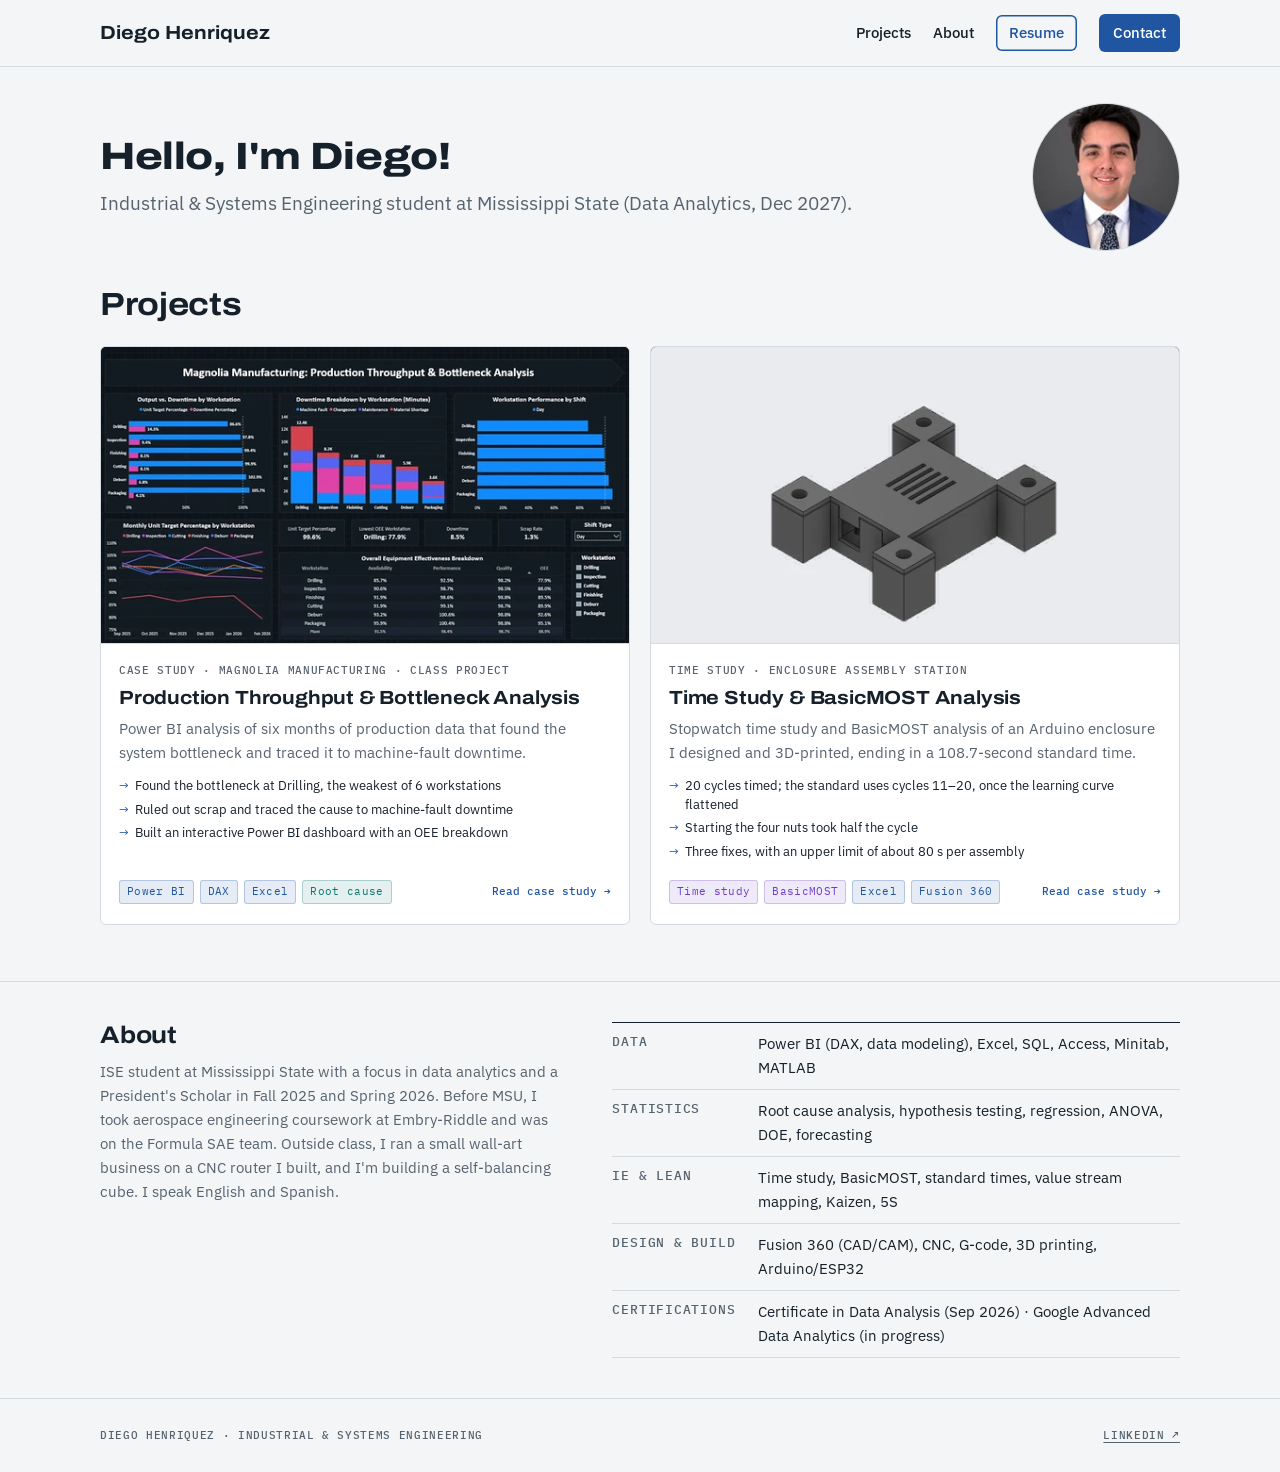
<file: index.html>
<!doctype html>
<html lang="en">
<head>
<!-- Google tag (gtag.js) -->
<script async src="https://www.googletagmanager.com/gtag/js?id=G-0T9WLMP7XD"></script>
<script>
  window.dataLayer = window.dataLayer || [];
  function gtag(){dataLayer.push(arguments);}
  gtag('js', new Date());
  gtag('config', 'G-0T9WLMP7XD');
</script>
<meta charset="utf-8">
<meta name="viewport" content="width=device-width, initial-scale=1, viewport-fit=cover">
<title>Diego Henriquez | Industrial &amp; Systems Engineering Portfolio</title>
<meta name="description" content="Portfolio of Diego Henriquez, an Industrial &amp; Systems Engineering student at Mississippi State University focused on data analytics and process improvement.">
<meta property="og:title" content="Diego Henriquez | Industrial &amp; Systems Engineering Portfolio">
<meta property="og:description" content="Portfolio of Diego Henriquez, an Industrial &amp; Systems Engineering student at Mississippi State University focused on data analytics and process improvement.">
<link rel="preconnect" href="https://fonts.googleapis.com">
<link rel="preconnect" href="https://fonts.gstatic.com" crossorigin>
<link rel="stylesheet" href="https://fonts.googleapis.com/css2?family=Archivo:wdth,wght@100..125,500..800&family=IBM+Plex+Mono:wght@400;500&family=IBM+Plex+Sans:ital,wght@0,400;0,500;0,600;1,400&display=swap">
<link rel="stylesheet" href="/assets/site.css?v=46307c40">
</head>
<body>
<header class="site-header">
  <div class="wrap">
    <a class="brand" href="#top">Diego Henriquez</a>
    <nav class="nav" aria-label="Main">
      <a href="#projects" class="hide-xs">Projects</a>
      <a href="#about" class="hide-sm">About</a>
      <a href="/assets/Diego_Henriquez_Resume.pdf" class="nav-ghost" target="_blank" rel="noopener">Resume</a>
      <a href="#contact" class="nav-cta" aria-haspopup="dialog">Contact</a>
    </nav>
  </div>
</header>
<main id="home">
  <div class="intro" id="top">
    <div class="wrap intro-grid">
      <div class="intro-copy">
        <h1 id="name-h">Hello, I'm Diego!</h1>
        <p class="lede"><span class="line">Industrial &amp; Systems Engineering student at Mississippi State (Data Analytics, Dec&nbsp;2027).</span></p>
      </div>
      <img class="avatar avatar-photo" src="/assets/img/diego-148.webp" srcset="/assets/img/diego-148.webp 148w, /assets/img/diego-296.webp 296w, /assets/img/diego-444.webp 444w" sizes="(max-width: 560px) 88px, 148px" width="148" height="148" alt="Diego Henriquez">
    </div>
  </div>

  <section class="block first" id="projects" aria-labelledby="projects-h">
    <div class="wrap">
      <div class="section-head">
        <h2 id="projects-h">Projects</h2>
      </div>
      <div class="projects cols-2">
        <a class="card" href="/projects/bottleneck-analysis/">
          <div class="thumb media"><img src="/assets/img/bottleneck-card-560.webp" srcset="/assets/img/bottleneck-card-560.webp 560w, /assets/img/bottleneck-card-1120.webp 1120w" sizes="(max-width: 640px) calc(100vw - 40px), 560px" alt="Power BI dashboard for the Magnolia Manufacturing bottleneck analysis" loading="lazy" decoding="async"><video src="/assets/video/bottleneck-card.mp4" muted loop playsinline preload="none" aria-hidden="true"></video></div>
          <div class="card-body">
            <div class="label">Case study · Magnolia Manufacturing · Class project</div>
            <h3>Production Throughput &amp; Bottleneck Analysis</h3>
            <p>Power BI analysis of six months of production data that found the system bottleneck and traced it to machine-fault downtime.</p>
            <ul class="facts"><li>Found the bottleneck at Drilling, the weakest of 6 workstations</li><li>Ruled out scrap and traced the cause to machine-fault downtime</li><li>Built an interactive Power BI dashboard with an OEE breakdown</li></ul>
            <div class="card-foot">
              <div class="tags"><span class="tag k-tool">Power BI</span><span class="tag k-tool">DAX</span><span class="tag k-tool">Excel</span><span class="tag k-analysis">Root cause</span></div>
              <span class="status">Read case study →</span>
            </div>
          </div>
        </a>
        <a class="card" href="/projects/time-study/">
          <div class="thumb media"><img src="/assets/img/ts-card-turn-560.webp" srcset="/assets/img/ts-card-turn-560.webp 560w, /assets/img/ts-card-turn-1120.webp 1120w" sizes="(max-width: 640px) calc(100vw - 40px), 560px" alt="Fusion 360 model of the enclosure turning while the cover lifts off and goes back on" loading="lazy" decoding="async"><video src="/assets/video/enclosure-turntable.mp4" muted loop playsinline preload="none" aria-hidden="true"></video></div>
          <div class="card-body">
            <div class="label">Time study · Enclosure assembly station</div>
            <h3>Time Study &amp; BasicMOST Analysis</h3>
            <p>Stopwatch time study and BasicMOST analysis of an Arduino enclosure I designed and 3D-printed, ending in a 108.7-second standard time.</p>
            <ul class="facts"><li>20 cycles timed; the standard uses cycles 11–20, once the learning curve flattened</li><li>Starting the four nuts took half the cycle</li><li>Three fixes, with an upper limit of about 80 s per assembly</li></ul>
            <div class="card-foot">
              <div class="tags"><span class="tag k-ie">Time study</span><span class="tag k-ie">BasicMOST</span><span class="tag k-tool">Excel</span><span class="tag k-tool">Fusion 360</span></div>
              <span class="status">Read case study →</span>
            </div>
          </div>
        </a>
      </div>
    </div>
  </section>

  <section class="block compact" id="about" aria-labelledby="about-h">
    <div class="wrap about-grid">
      <div class="about-copy">
        <h2 id="about-h">About</h2>
        <p>ISE student at Mississippi State with a focus in data analytics and a President's Scholar in Fall 2025 and Spring 2026. Before MSU, I took aerospace engineering coursework at Embry-Riddle and was on the Formula SAE team. Outside class, I ran a small wall-art business on a CNC router I built, and I'm building a self-balancing cube. I speak English and Spanish.</p>
      </div>
      <dl class="skills">
        <div><dt class="label">Data</dt><dd>Power BI (DAX, data modeling), Excel, SQL, Access, Minitab, MATLAB</dd></div>
        <div><dt class="label">Statistics</dt><dd>Root cause analysis, hypothesis testing, regression, ANOVA, DOE, forecasting</dd></div>
        <div><dt class="label">IE &amp; lean</dt><dd>Time study, BasicMOST, standard times, value stream mapping, Kaizen, 5S</dd></div>
        <div><dt class="label">Design &amp; build</dt><dd>Fusion 360 (CAD/CAM), CNC, G-code, 3D printing, Arduino/ESP32</dd></div>
        <div><dt class="label">Certifications</dt><dd>Certificate in Data Analysis (Sep 2026) · Google Advanced Data Analytics (in progress)</dd></div>
      </dl>
    </div>
  </section>

  <dialog class="contact-dlg" id="contact" aria-labelledby="contact-h">
    <button type="button" class="contact-close" aria-label="Close">✕</button>
    <div class="contact">
      <div>
        <h2 id="contact-h">Let's talk</h2>
        <p>Open to relocating anywhere in the U.S. Email is the best way to reach me.</p>
      </div>
      <div class="email-field">
        <span class="email-addr" id="email-addr">diegoh1548@gmail.com</span>
        <button type="button" class="copy-btn" id="copy-email" aria-label="Copy email address"><svg viewBox="0 0 24 24" width="18" height="18" fill="none" stroke="currentColor" stroke-width="1.9" stroke-linecap="round" stroke-linejoin="round" aria-hidden="true"><rect width="14" height="14" x="8" y="8" rx="2" ry="2"/><path d="M4 16c-1.1 0-2-.9-2-2V4c0-1.1.9-2 2-2h10c1.1 0 2 .9 2 2"/></svg><span class="copy-label">Copy</span></button>
      </div>
      <div class="contact-actions">
        <a class="cbtn cbtn-primary" href="mailto:diegoh1548@gmail.com"><svg viewBox="0 0 24 24" width="18" height="18" fill="none" stroke="currentColor" stroke-width="1.9" stroke-linecap="round" stroke-linejoin="round" aria-hidden="true"><rect width="20" height="16" x="2" y="4" rx="2"/><path d="m22 7-8.97 5.7a1.94 1.94 0 0 1-2.06 0L2 7"/></svg>Email me</a>
        <a class="cbtn cbtn-secondary" href="https://www.linkedin.com/in/diego-s-henriquez" target="_blank" rel="noopener"><svg viewBox="0 0 24 24" width="18" height="18" fill="none" stroke="currentColor" stroke-width="1.9" stroke-linecap="round" stroke-linejoin="round" aria-hidden="true"><path d="M15 3h6v6"/><path d="M10 14 21 3"/><path d="M18 13v6a2 2 0 0 1-2 2H5a2 2 0 0 1-2-2V8a2 2 0 0 1 2-2h3"/></svg>LinkedIn</a>
      </div>
    </div>
  </dialog>
</main>
<footer>
  <div class="wrap">
    <span class="label">Diego Henriquez · Industrial &amp; Systems Engineering</span>
    <a class="label" href="https://www.linkedin.com/in/diego-s-henriquez" target="_blank" rel="noopener">LinkedIn ↗</a>
  </div>
</footer>
<script src="/assets/site.js?v=23eb22f5"></script>
</body>
</html>
</file>
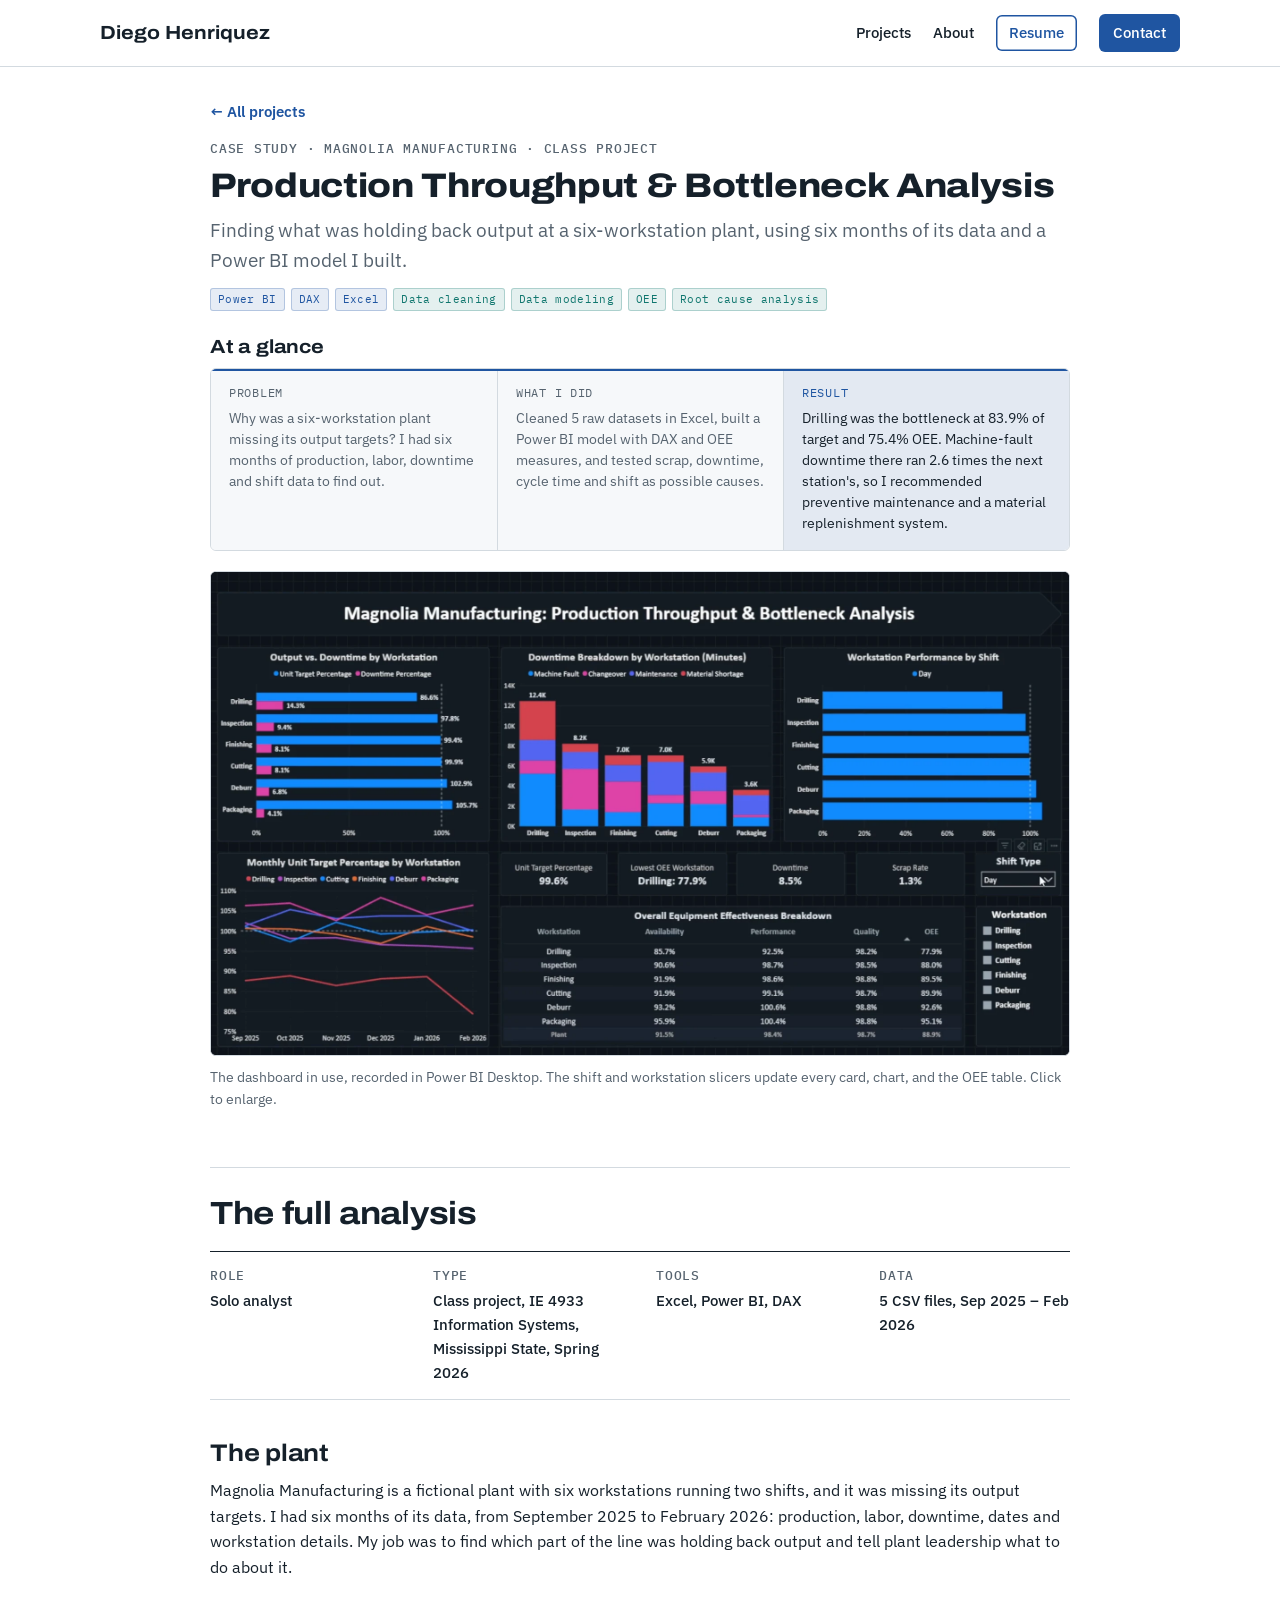
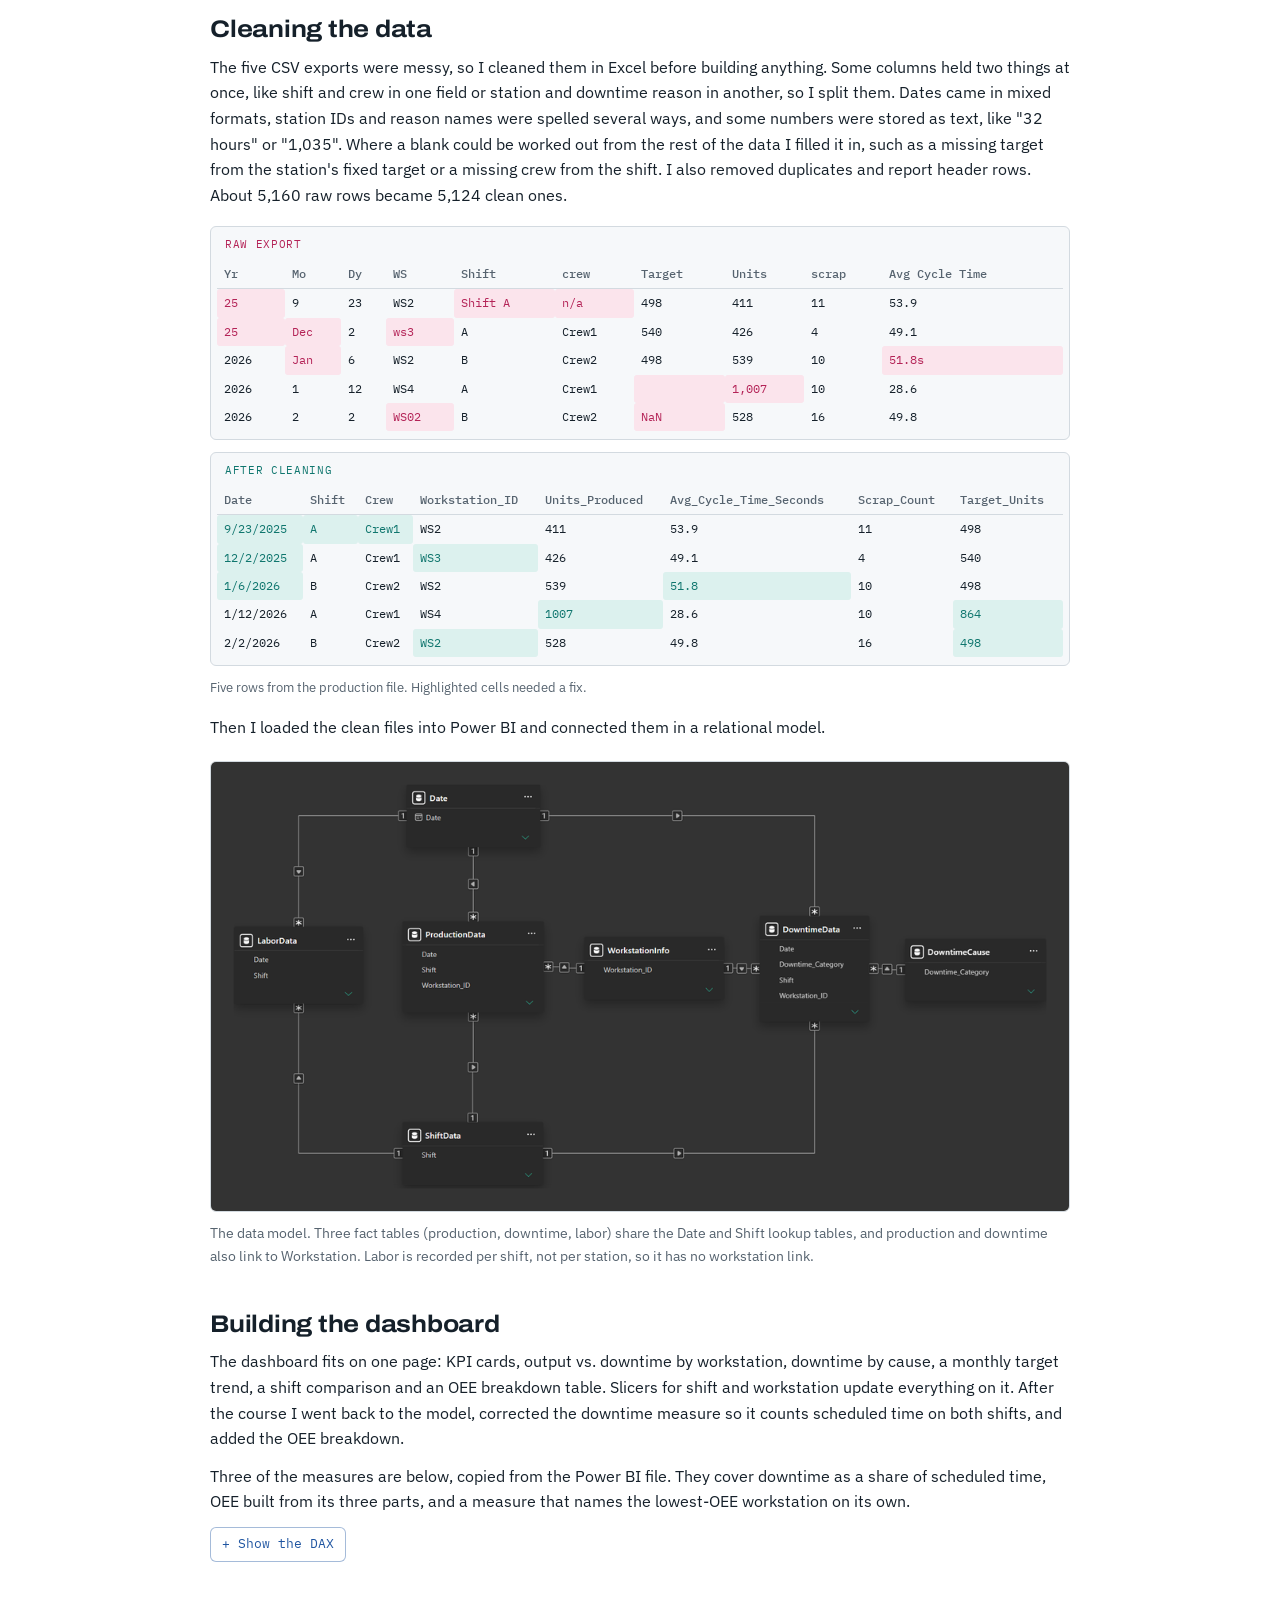
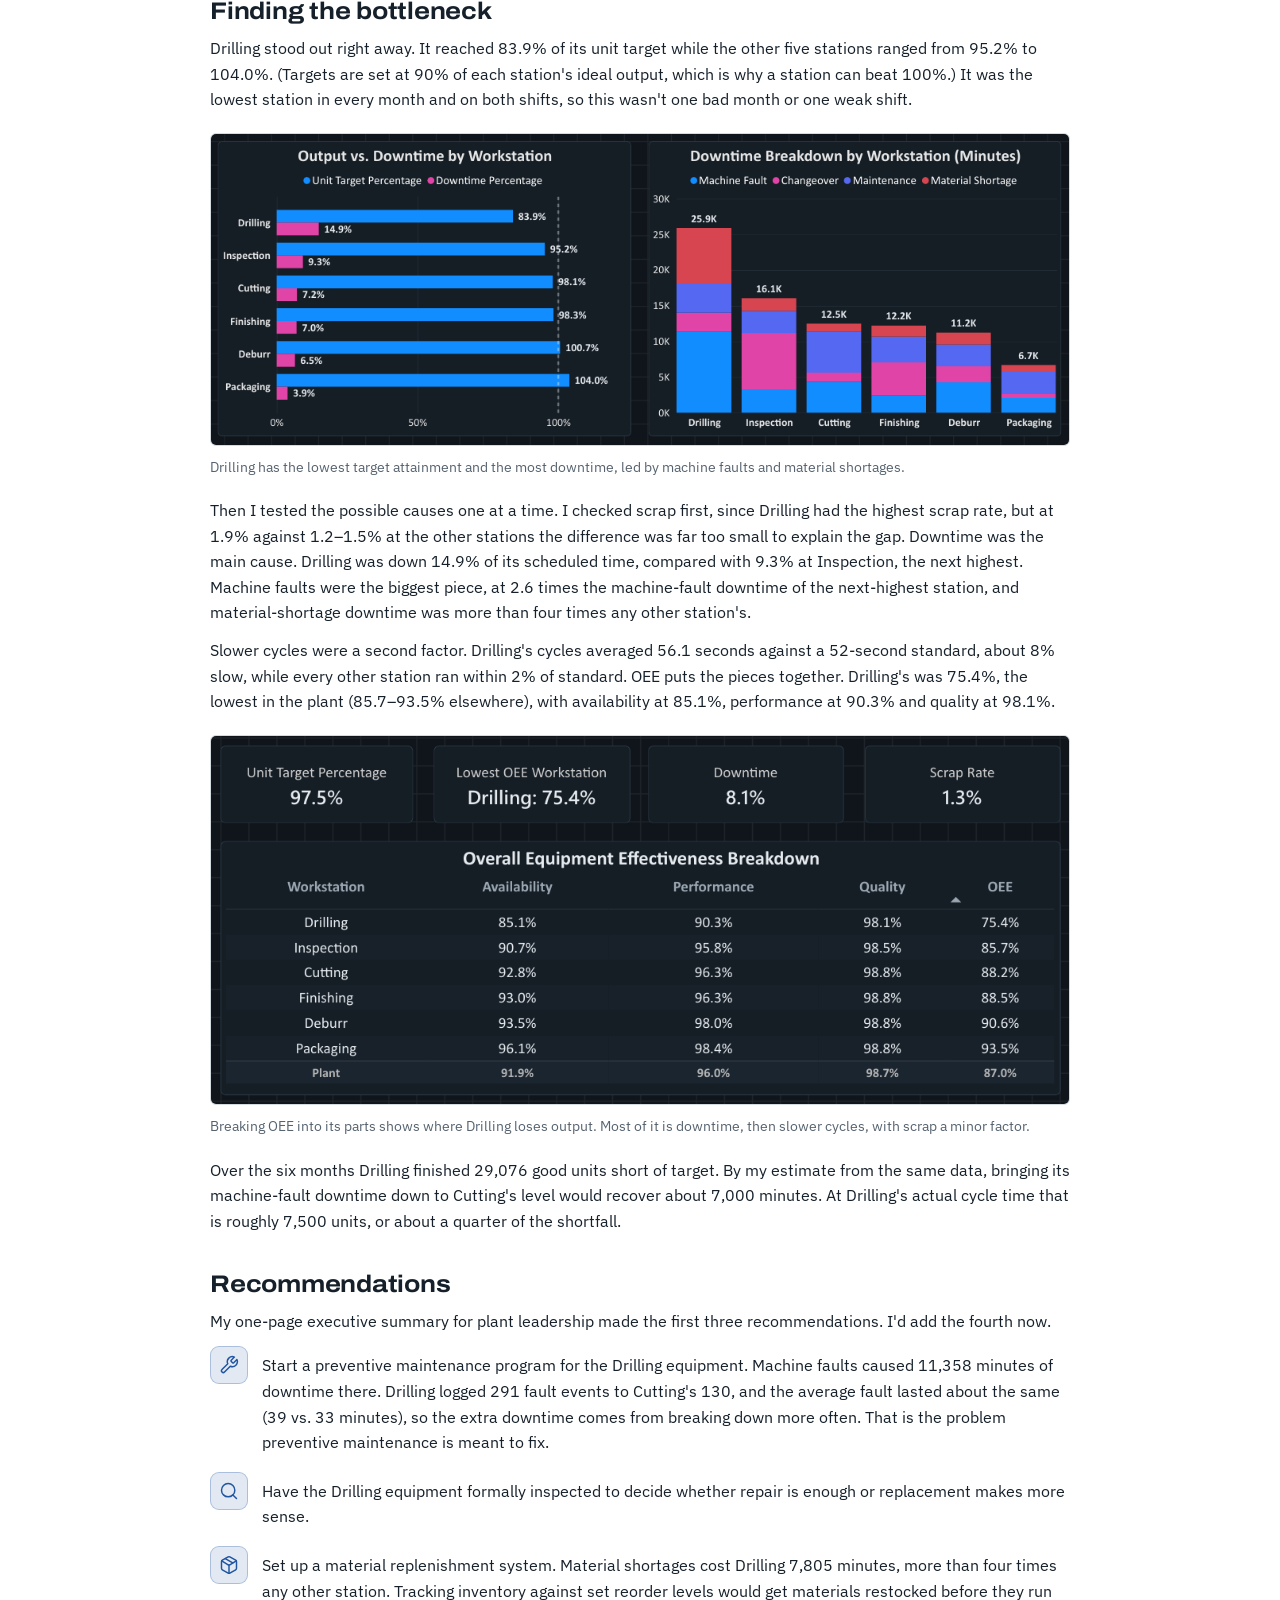
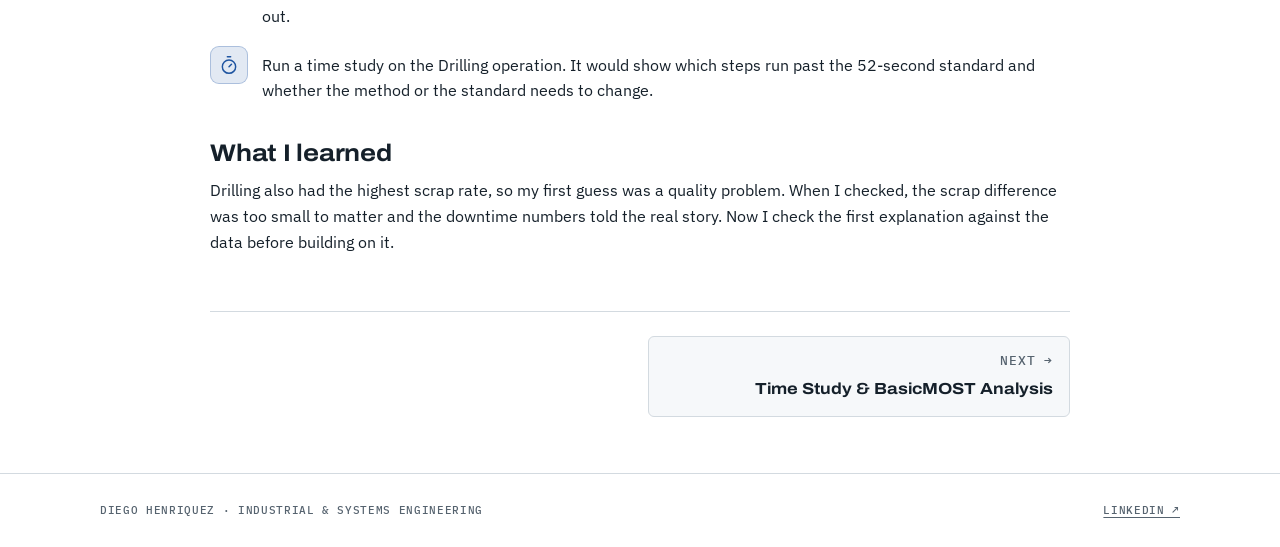
<file: projects/bottleneck-analysis/index.html>
<!doctype html>
<html lang="en">
<head>
<!-- Google tag (gtag.js) -->
<script async src="https://www.googletagmanager.com/gtag/js?id=G-0T9WLMP7XD"></script>
<script>
  window.dataLayer = window.dataLayer || [];
  function gtag(){dataLayer.push(arguments);}
  gtag('js', new Date());
  gtag('config', 'G-0T9WLMP7XD');
</script>
<meta charset="utf-8">
<meta name="viewport" content="width=device-width, initial-scale=1, viewport-fit=cover">
<title>Production Throughput &amp; Bottleneck Analysis | Diego Henriquez</title>
<meta name="description" content="A Power BI case study by Diego Henriquez that found the bottleneck in a six-workstation production system and traced it to machine-fault downtime.">
<meta property="og:title" content="Production Throughput &amp; Bottleneck Analysis | Diego Henriquez">
<meta property="og:description" content="A Power BI case study by Diego Henriquez that found the bottleneck in a six-workstation production system and traced it to machine-fault downtime.">
<link rel="preconnect" href="https://fonts.googleapis.com">
<link rel="preconnect" href="https://fonts.gstatic.com" crossorigin>
<link rel="stylesheet" href="https://fonts.googleapis.com/css2?family=Archivo:wdth,wght@100..125,500..800&family=IBM+Plex+Mono:wght@400;500&family=IBM+Plex+Sans:ital,wght@0,400;0,500;0,600;1,400&display=swap">
<link rel="stylesheet" href="/assets/site.css?v=46307c40">
</head>
<body>
<header class="site-header">
  <div class="wrap">
    <a class="brand" href="/">Diego Henriquez</a>
    <nav class="nav" aria-label="Main">
      <a href="/#projects" class="hide-xs">Projects</a>
      <a href="/#about" class="hide-sm">About</a>
      <a href="/assets/Diego_Henriquez_Resume.pdf" class="nav-ghost" target="_blank" rel="noopener">Resume</a>
      <a href="#contact" class="nav-cta" aria-haspopup="dialog">Contact</a>
    </nav>
  </div>
</header>
<main>
  <article class="case theme-light">
    <div class="wrap">
      <a class="back" href="/#projects">← All projects</a>

      <header class="case-head">
        <div class="label">Case study · Magnolia Manufacturing · Class project</div>
        <h1 class="one-line">Production Throughput &amp; Bottleneck Analysis</h1>
        <p class="lede">Finding what was holding back output at a six-workstation plant, using six months of its data and a Power BI model I built.</p>
        <div class="tags"><span class="tag k-tool">Power BI</span><span class="tag k-tool">DAX</span><span class="tag k-tool">Excel</span><span class="tag k-analysis">Data cleaning</span><span class="tag k-analysis">Data modeling</span><span class="tag k-analysis">OEE</span><span class="tag k-analysis">Root cause analysis</span></div>
      </header>

      <section class="star" aria-label="Project summary"><h2>At a glance</h2><div class="star-grid" style="--n:3"><div class="star-item" style="--i:0"><div class="star-k">Problem</div><p>Why was a six-workstation plant missing its output targets? I had six months of production, labor, downtime and shift data to find out.</p></div><div class="star-item" style="--i:1"><div class="star-k">What I did</div><p>Cleaned 5 raw datasets in Excel, built a Power BI model with DAX and OEE measures, and tested scrap, downtime, cycle time and shift as possible causes.</p></div><div class="star-item is-result" style="--i:2"><div class="star-k">Result</div><p>Drilling was the bottleneck at 83.9% of target and 75.4% OEE. Machine-fault downtime there ran 2.6 times the next station's, so I recommended preventive maintenance and a material replenishment system.</p></div></div></section>
      <figure class="figure"><div class="shot"><video src="/assets/video/bottleneck-dashboard-demo.mp4" poster="/assets/img/bottleneck-dashboard-demo-poster.webp" width="1920" height="1080" autoplay muted loop playsinline preload="metadata" aria-label="Screen recording of the Power BI dashboard: switching the shift filter, narrowing the workstation filter to Drilling and Inspection, and hovering over downtime bars to show tooltips"></video></div><figcaption>The dashboard in use, recorded in Power BI Desktop. The shift and workstation slicers update every card, chart, and the OEE table. Click to enlarge.</figcaption></figure>
      
      <h2 class="full-title">The full analysis</h2>

      <div class="case-body">
        <aside class="spec" aria-label="Project details">
          <dl><div><dt class="label">Role</dt><dd>Solo analyst</dd></div><div><dt class="label">Type</dt><dd>Class project, IE 4933 Information Systems, Mississippi State, Spring 2026</dd></div><div><dt class="label">Tools</dt><dd>Excel, Power BI, DAX</dd></div><div><dt class="label">Data</dt><dd>5 CSV files, Sep 2025 – Feb 2026</dd></div></dl>
        </aside>
        <div class="prose">
          <section>
            <h2>The plant</h2>
            <p>Magnolia Manufacturing is a fictional plant with six workstations running two shifts, and it was missing its output targets. I had six months of its data, from September 2025 to February 2026: production, labor, downtime, dates and workstation details. My job was to find which part of the line was holding back output and tell plant leadership what to do about it.</p>
          </section>
          <section>
            <h2>Cleaning the data</h2>
            <p>The five CSV exports were messy, so I cleaned them in Excel before building anything. Some columns held two things at once, like shift and crew in one field or station and downtime reason in another, so I split them. Dates came in mixed formats, station IDs and reason names were spelled several ways, and some numbers were stored as text, like &quot;32 hours&quot; or &quot;1,035&quot;. Where a blank could be worked out from the rest of the data I filled it in, such as a missing target from the station's fixed target or a missing crew from the shift. I also removed duplicates and report header rows. About 5,160 raw rows became 5,124 clean ones.</p><div class="before-after" aria-label="Five rows of raw production data and the same rows after cleaning"><div class="dt dt-raw"><div class="dt-cap">Raw export</div><div class="dt-scroll"><table><thead><tr><th>Yr</th><th>Mo</th><th>Dy</th><th>WS</th><th>Shift</th><th>crew</th><th>Target</th><th>Units</th><th>scrap</th><th>Avg Cycle Time</th></tr></thead><tbody><tr><td class="hl">25</td><td>9</td><td>23</td><td>WS2</td><td class="hl">Shift A</td><td class="hl">n/a</td><td>498</td><td>411</td><td>11</td><td>53.9</td></tr><tr><td class="hl">25</td><td class="hl">Dec</td><td>2</td><td class="hl">ws3</td><td>A</td><td>Crew1</td><td>540</td><td>426</td><td>4</td><td>49.1</td></tr><tr><td>2026</td><td class="hl">Jan</td><td>6</td><td>WS2</td><td>B</td><td>Crew2</td><td>498</td><td>539</td><td>10</td><td class="hl">51.8s</td></tr><tr><td>2026</td><td>1</td><td>12</td><td>WS4</td><td>A</td><td>Crew1</td><td class="hl" data-empty>&nbsp;</td><td class="hl">1,007</td><td>10</td><td>28.6</td></tr><tr><td>2026</td><td>2</td><td>2</td><td class="hl">WS02</td><td>B</td><td>Crew2</td><td class="hl">NaN</td><td>528</td><td>16</td><td>49.8</td></tr></tbody></table></div></div><div class="dt dt-clean"><div class="dt-cap">After cleaning</div><div class="dt-scroll"><table><thead><tr><th>Date</th><th>Shift</th><th>Crew</th><th>Workstation_ID</th><th>Units_Produced</th><th>Avg_Cycle_Time_Seconds</th><th>Scrap_Count</th><th>Target_Units</th></tr></thead><tbody><tr><td class="hl">9/23/2025</td><td class="hl">A</td><td class="hl">Crew1</td><td>WS2</td><td>411</td><td>53.9</td><td>11</td><td>498</td></tr><tr><td class="hl">12/2/2025</td><td>A</td><td>Crew1</td><td class="hl">WS3</td><td>426</td><td>49.1</td><td>4</td><td>540</td></tr><tr><td class="hl">1/6/2026</td><td>B</td><td>Crew2</td><td>WS2</td><td>539</td><td class="hl">51.8</td><td>10</td><td>498</td></tr><tr><td>1/12/2026</td><td>A</td><td>Crew1</td><td>WS4</td><td class="hl">1007</td><td>28.6</td><td>10</td><td class="hl">864</td></tr><tr><td>2/2/2026</td><td>B</td><td>Crew2</td><td class="hl">WS2</td><td>528</td><td>49.8</td><td>16</td><td class="hl">498</td></tr></tbody></table></div></div><p class="ba-note">Five rows from the production file. Highlighted cells needed a fix.</p></div><p>Then I loaded the clean files into Power BI and connected them in a relational model.</p><figure class="figure"><a class="shot" href="/assets/img/bn-model-1666.webp" target="_blank" rel="noopener" aria-label="Open full-size image"><img src="/assets/img/bn-model-1080.webp" srcset="/assets/img/bn-model-1080.webp 1080w, /assets/img/bn-model-1666.webp 1666w" sizes="(min-width: 1120px) 1080px, calc(100vw - 40px)" width="1080" height="566" alt="Power BI model view: ProductionData, DowntimeData, and LaborData connected to Date, ShiftData, WorkstationInfo, and DowntimeCause lookup tables" loading="lazy" decoding="async"></a><figcaption>The data model. Three fact tables (production, downtime, labor) share the Date and Shift lookup tables, and production and downtime also link to Workstation. Labor is recorded per shift, not per station, so it has no workstation link.</figcaption></figure>
          </section>
          <section>
            <h2>Building the dashboard</h2>
            <p>The dashboard fits on one page: KPI cards, output vs. downtime by workstation, downtime by cause, a monthly target trend, a shift comparison and an OEE breakdown table. Slicers for shift and workstation update everything on it. After the course I went back to the model, corrected the downtime measure so it counts scheduled time on both shifts, and added the OEE breakdown.</p><p>Three of the measures are below, copied from the Power BI file. They cover downtime as a share of scheduled time, OEE built from its three parts, and a measure that names the lowest-OEE workstation on its own.</p><details class="dax-toggle"><summary>Show the DAX</summary><h3>Downtime % of scheduled time</h3><p>Each production row is one workstation on one 8-hour shift, so scheduled minutes are the row count times 480. Downtime is measured against that.</p><div class="dax"><pre><code>Scheduled_Min = <span class="dx-f">COUNTROWS</span> ( ProductionData ) * <span class="dx-n">480</span>

Downtime % = <span class="dx-f">DIVIDE</span> ( <span class="dx-m">[Total_Downtime_Min]</span>, <span class="dx-m">[Scheduled_Min]</span> )</code></pre></div><h3>OEE from its three parts</h3><p>Availability is run time over scheduled time. Performance compares the ideal run time at each station's standard cycle time with the time it actually ran. Quality is good units over total units. OEE multiplies the three, so a low score can be traced back to the part that pulled it down.</p><div class="dax"><pre><code>Availability = <span class="dx-f">DIVIDE</span> ( <span class="dx-m">[Scheduled_Min]</span> - <span class="dx-m">[Total_Downtime_Min]</span>, <span class="dx-m">[Scheduled_Min]</span> )

Performance =
<span class="dx-f">DIVIDE</span> (
    <span class="dx-f">SUMX</span> (
        ProductionData,
        <span class="dx-col">ProductionData[Units_Produced]</span>
            * <span class="dx-f">RELATED</span> ( <span class="dx-col">WorkstationInfo[Standard_Cycle_Time_Seconds]</span> )
    ) / <span class="dx-n">60</span>,
    <span class="dx-m">[Scheduled_Min]</span> - <span class="dx-m">[Total_Downtime_Min]</span>
)

Quality = <span class="dx-f">DIVIDE</span> ( <span class="dx-f">SUM</span> ( <span class="dx-col">ProductionData[Good_Units]</span> ), <span class="dx-m">[Total_Units_Produced]</span> )

OEE = <span class="dx-m">[Availability]</span> * <span class="dx-m">[Performance]</span> * <span class="dx-m">[Quality]</span></code></pre></div><h3>Finding the bottleneck automatically</h3><p>Scores every workstation's OEE in the current filter context and returns the lowest, so the KPI card names the constraint on its own and updates when you filter by shift.</p><div class="dax"><pre><code>Lowest OEE Station =
<span class="dx-k">VAR</span> t = <span class="dx-f">ADDCOLUMNS</span> ( <span class="dx-f">VALUES</span> ( <span class="dx-col">WorkstationInfo[Process_Name]</span> ), <span class="dx-s">&quot;@oee&quot;</span>, <span class="dx-m">[OEE]</span> )
<span class="dx-k">VAR</span> worst = <span class="dx-f">TOPN</span> ( <span class="dx-n">1</span>, t, <span class="dx-m">[@oee]</span>, <span class="dx-k">ASC</span> )
<span class="dx-k">RETURN</span> <span class="dx-f">MAXX</span> ( worst, <span class="dx-col">WorkstationInfo[Process_Name]</span> &amp; <span class="dx-s">&quot;: &quot;</span> &amp; <span class="dx-f">FORMAT</span> ( <span class="dx-m">[@oee]</span>, <span class="dx-s">&quot;0.0%&quot;</span> ) )</code></pre></div></details>
          </section>
          <section>
            <h2>Finding the bottleneck</h2>
            <p>Drilling stood out right away. It reached 83.9% of its unit target while the other five stations ranged from 95.2% to 104.0%. (Targets are set at 90% of each station's ideal output, which is why a station can beat 100%.) It was the lowest station in every month and on both shifts, so this wasn't one bad month or one weak shift.</p><figure class="figure wide"><a class="shot" href="/assets/img/bn-target-downtime-2160.webp" target="_blank" rel="noopener" aria-label="Open full-size image"><img src="/assets/img/bn-target-downtime-1080.webp" srcset="/assets/img/bn-target-downtime-1080.webp 1080w, /assets/img/bn-target-downtime-2160.webp 2160w" sizes="(min-width: 1120px) 1080px, calc(100vw - 40px)" width="1080" height="391" alt="Bar chart of unit target attainment and downtime percentage by workstation, next to stacked columns of downtime minutes by cause" loading="lazy" decoding="async"></a><figcaption>Drilling has the lowest target attainment and the most downtime, led by machine faults and material shortages.</figcaption></figure><p>Then I tested the possible causes one at a time. I checked scrap first, since Drilling had the highest scrap rate, but at 1.9% against 1.2–1.5% at the other stations the difference was far too small to explain the gap. Downtime was the main cause. Drilling was down 14.9% of its scheduled time, compared with 9.3% at Inspection, the next highest. Machine faults were the biggest piece, at 2.6 times the machine-fault downtime of the next-highest station, and material-shortage downtime was more than four times any other station's.</p><p>Slower cycles were a second factor. Drilling's cycles averaged 56.1 seconds against a 52-second standard, about 8% slow, while every other station ran within 2% of standard. OEE puts the pieces together. Drilling's was 75.4%, the lowest in the plant (85.7–93.5% elsewhere), with availability at 85.1%, performance at 90.3% and quality at 98.1%.</p><figure class="figure wide"><a class="shot" href="/assets/img/bn-oee-2160.webp" target="_blank" rel="noopener" aria-label="Open full-size image"><img src="/assets/img/bn-oee-1080.webp" srcset="/assets/img/bn-oee-1080.webp 1080w, /assets/img/bn-oee-2160.webp 2160w" sizes="(min-width: 1120px) 1080px, calc(100vw - 40px)" width="1080" height="464" alt="KPI cards and a table of availability, performance, quality, and OEE for each workstation" loading="lazy" decoding="async"></a><figcaption>Breaking OEE into its parts shows where Drilling loses output. Most of it is downtime, then slower cycles, with scrap a minor factor.</figcaption></figure><p>Over the six months Drilling finished 29,076 good units short of target. By my estimate from the same data, bringing its machine-fault downtime down to Cutting's level would recover about 7,000 minutes. At Drilling's actual cycle time that is roughly 7,500 units, or about a quarter of the shortfall.</p>
          </section>
          <section>
            <h2>Recommendations</h2>
            <p>My one-page executive summary for plant leadership made the first three recommendations. I'd add the fourth now.</p><ul class="icon-list"><li><span class="il-ic"><svg viewBox="0 0 24 24" width="20" height="20" fill="none" stroke="currentColor" stroke-width="1.75" stroke-linecap="round" stroke-linejoin="round" aria-hidden="true"><path d="M14.7 6.3a1 1 0 0 0 0 1.4l1.6 1.6a1 1 0 0 0 1.4 0l3.77-3.77a6 6 0 0 1-7.94 7.94l-6.91 6.91a2.12 2.12 0 0 1-3-3l6.91-6.91a6 6 0 0 1 7.94-7.94l-3.76 3.76z"/></svg></span><div>Start a preventive maintenance program for the Drilling equipment. Machine faults caused 11,358 minutes of downtime there. Drilling logged 291 fault events to Cutting's 130, and the average fault lasted about the same (39 vs. 33 minutes), so the extra downtime comes from breaking down more often. That is the problem preventive maintenance is meant to fix.</div></li><li><span class="il-ic"><svg viewBox="0 0 24 24" width="20" height="20" fill="none" stroke="currentColor" stroke-width="1.75" stroke-linecap="round" stroke-linejoin="round" aria-hidden="true"><circle cx="11" cy="11" r="8"/><path d="m21 21-4.3-4.3"/></svg></span><div>Have the Drilling equipment formally inspected to decide whether repair is enough or replacement makes more sense.</div></li><li><span class="il-ic"><svg viewBox="0 0 24 24" width="20" height="20" fill="none" stroke="currentColor" stroke-width="1.75" stroke-linecap="round" stroke-linejoin="round" aria-hidden="true"><path d="M11 21.73a2 2 0 0 0 2 0l7-4A2 2 0 0 0 21 16V8a2 2 0 0 0-1-1.73l-7-4a2 2 0 0 0-2 0l-7 4A2 2 0 0 0 3 8v8a2 2 0 0 0 1 1.73z"/><path d="M12 22V12"/><path d="m3.3 7 7.703 4.734a2 2 0 0 0 1.994 0L20.7 7"/><path d="m7.5 4.27 9 5.15"/></svg></span><div>Set up a material replenishment system. Material shortages cost Drilling 7,805 minutes, more than four times any other station. Tracking inventory against set reorder levels would get materials restocked before they run out.</div></li><li><span class="il-ic"><svg viewBox="0 0 24 24" width="20" height="20" fill="none" stroke="currentColor" stroke-width="1.75" stroke-linecap="round" stroke-linejoin="round" aria-hidden="true"><line x1="10" x2="14" y1="2" y2="2"/><line x1="12" x2="15" y1="14" y2="11"/><circle cx="12" cy="14" r="8"/></svg></span><div>Run a time study on the Drilling operation. It would show which steps run past the 52-second standard and whether the method or the standard needs to change.</div></li></ul>
          </section>
          <section>
            <h2>What I learned</h2>
            <p>Drilling also had the highest scrap rate, so my first guess was a quality problem. When I checked, the scrap difference was too small to matter and the downtime numbers told the real story. Now I check the first explanation against the data before building on it.</p>
          </section>
        </div>
      </div>

      <nav class="pager" aria-label="More projects"><a class="next" href="/projects/time-study/"><span class="label">Next →</span><span class="pager-title">Time Study &amp; BasicMOST Analysis</span></a></nav>
    </div>
  </article>

  <dialog class="contact-dlg" id="contact" aria-labelledby="contact-h">
    <button type="button" class="contact-close" aria-label="Close">✕</button>
    <div class="contact">
      <div>
        <h2 id="contact-h">Let's talk</h2>
        <p>Open to relocating anywhere in the U.S. Email is the best way to reach me.</p>
      </div>
      <div class="email-field">
        <span class="email-addr" id="email-addr">diegoh1548@gmail.com</span>
        <button type="button" class="copy-btn" id="copy-email" aria-label="Copy email address"><svg viewBox="0 0 24 24" width="18" height="18" fill="none" stroke="currentColor" stroke-width="1.9" stroke-linecap="round" stroke-linejoin="round" aria-hidden="true"><rect width="14" height="14" x="8" y="8" rx="2" ry="2"/><path d="M4 16c-1.1 0-2-.9-2-2V4c0-1.1.9-2 2-2h10c1.1 0 2 .9 2 2"/></svg><span class="copy-label">Copy</span></button>
      </div>
      <div class="contact-actions">
        <a class="cbtn cbtn-primary" href="mailto:diegoh1548@gmail.com"><svg viewBox="0 0 24 24" width="18" height="18" fill="none" stroke="currentColor" stroke-width="1.9" stroke-linecap="round" stroke-linejoin="round" aria-hidden="true"><rect width="20" height="16" x="2" y="4" rx="2"/><path d="m22 7-8.97 5.7a1.94 1.94 0 0 1-2.06 0L2 7"/></svg>Email me</a>
        <a class="cbtn cbtn-secondary" href="https://www.linkedin.com/in/diego-s-henriquez" target="_blank" rel="noopener"><svg viewBox="0 0 24 24" width="18" height="18" fill="none" stroke="currentColor" stroke-width="1.9" stroke-linecap="round" stroke-linejoin="round" aria-hidden="true"><path d="M15 3h6v6"/><path d="M10 14 21 3"/><path d="M18 13v6a2 2 0 0 1-2 2H5a2 2 0 0 1-2-2V8a2 2 0 0 1 2-2h3"/></svg>LinkedIn</a>
      </div>
    </div>
  </dialog>
</main>
<footer>
  <div class="wrap">
    <span class="label">Diego Henriquez · Industrial &amp; Systems Engineering</span>
    <a class="label" href="https://www.linkedin.com/in/diego-s-henriquez" target="_blank" rel="noopener">LinkedIn ↗</a>
  </div>
</footer>
<script src="/assets/site.js?v=23eb22f5"></script>
</body>
</html>
</file>
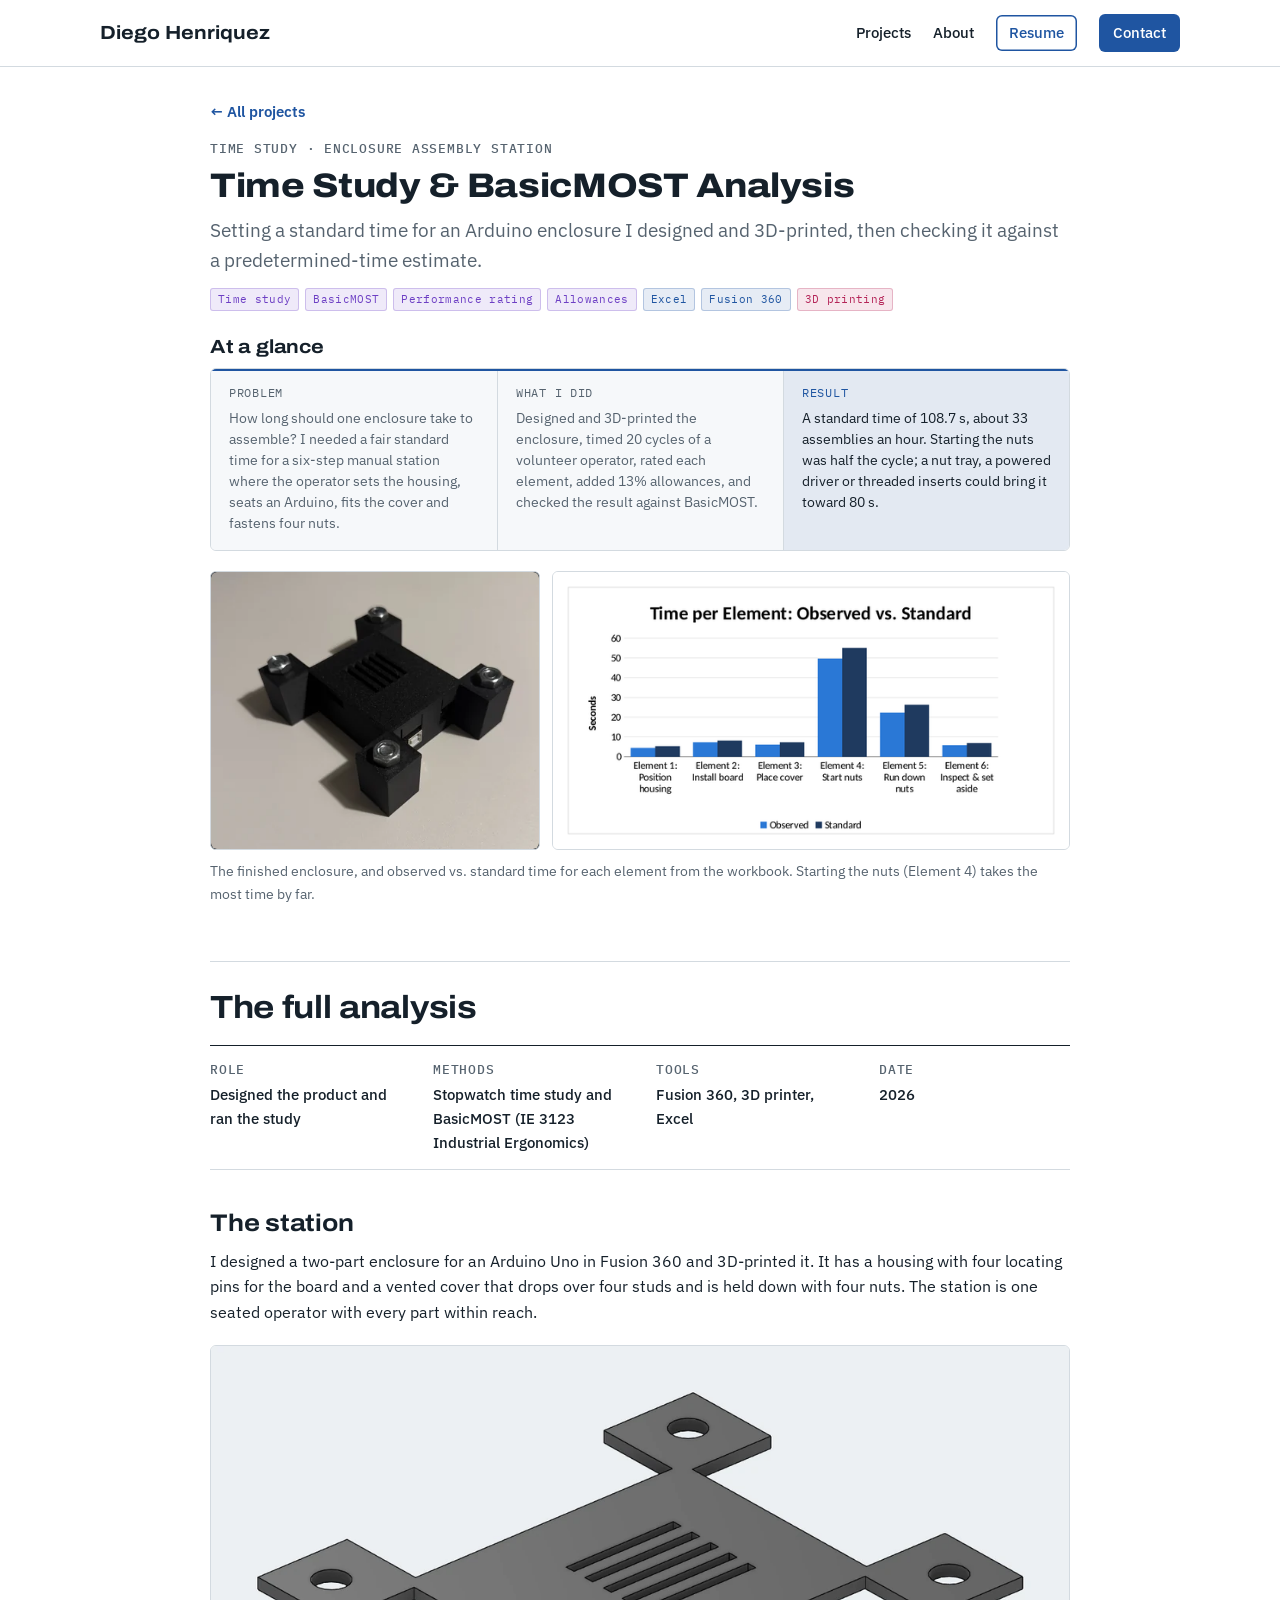
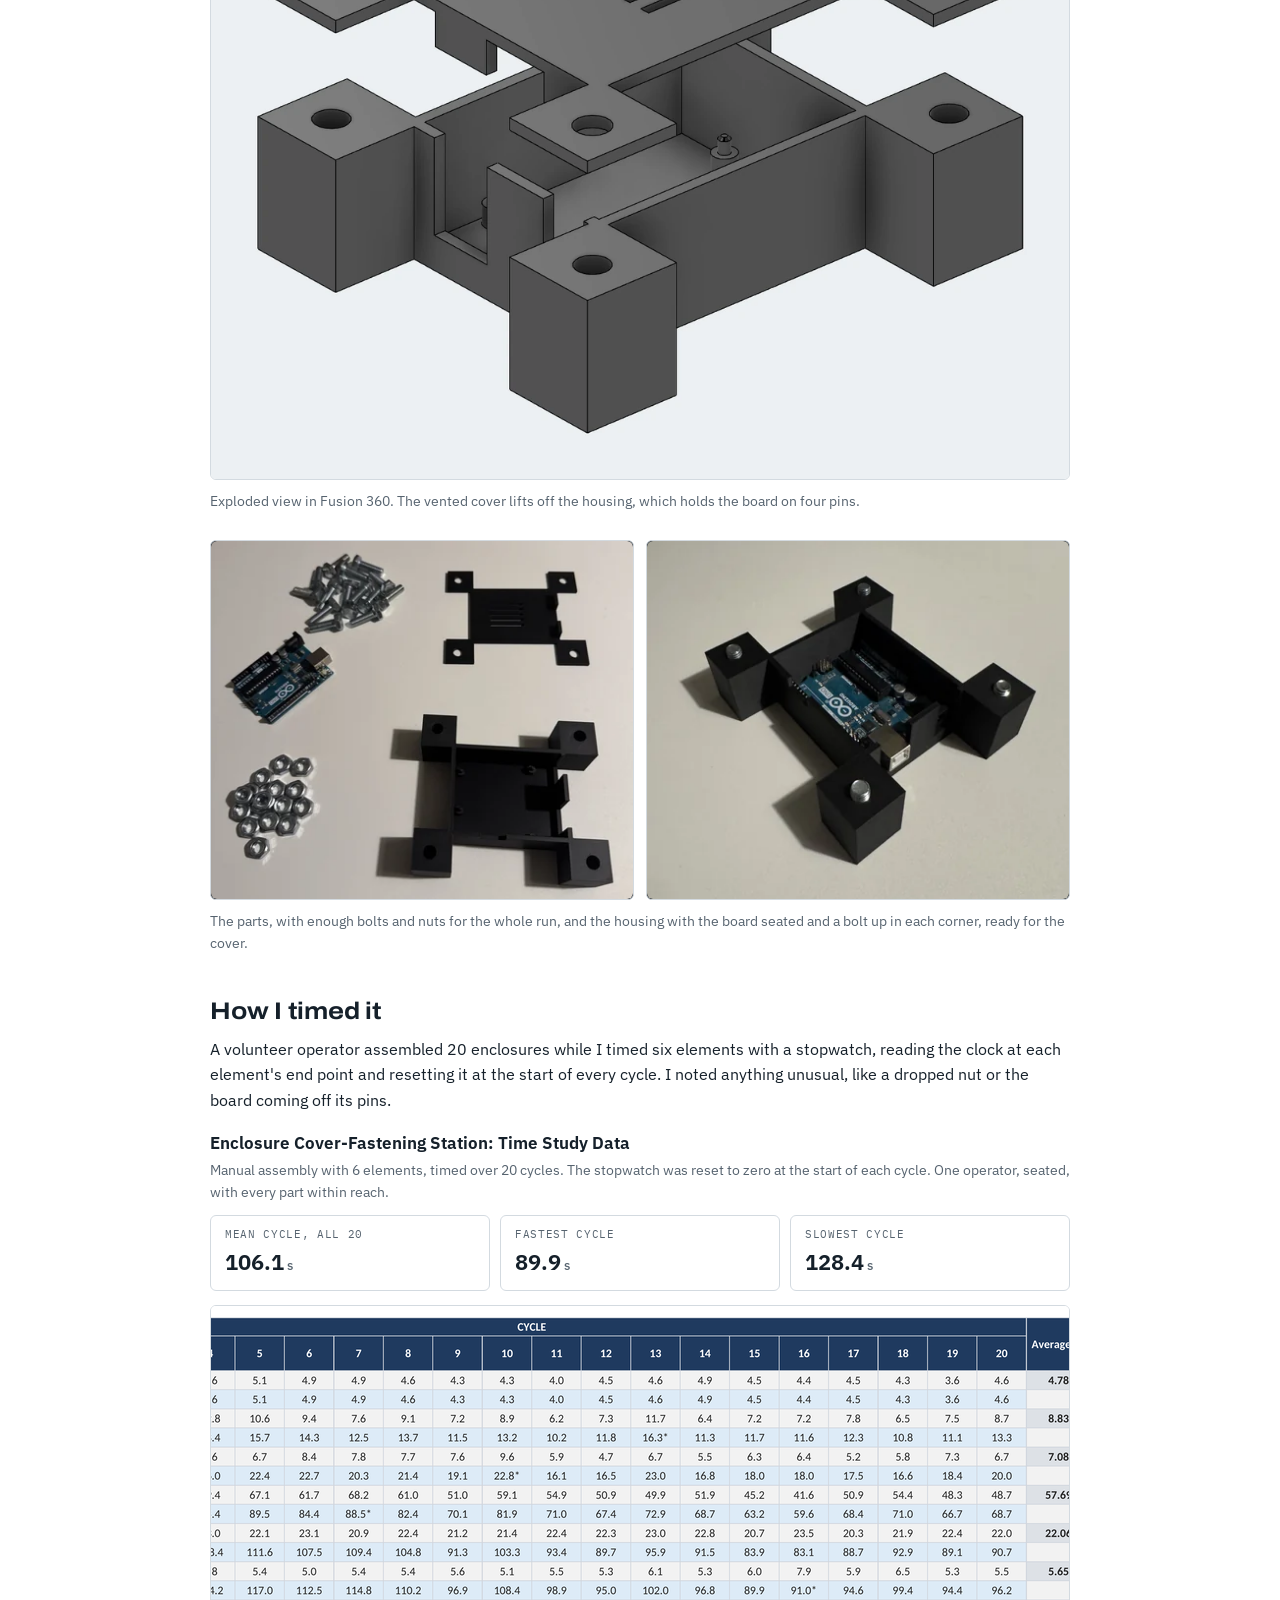
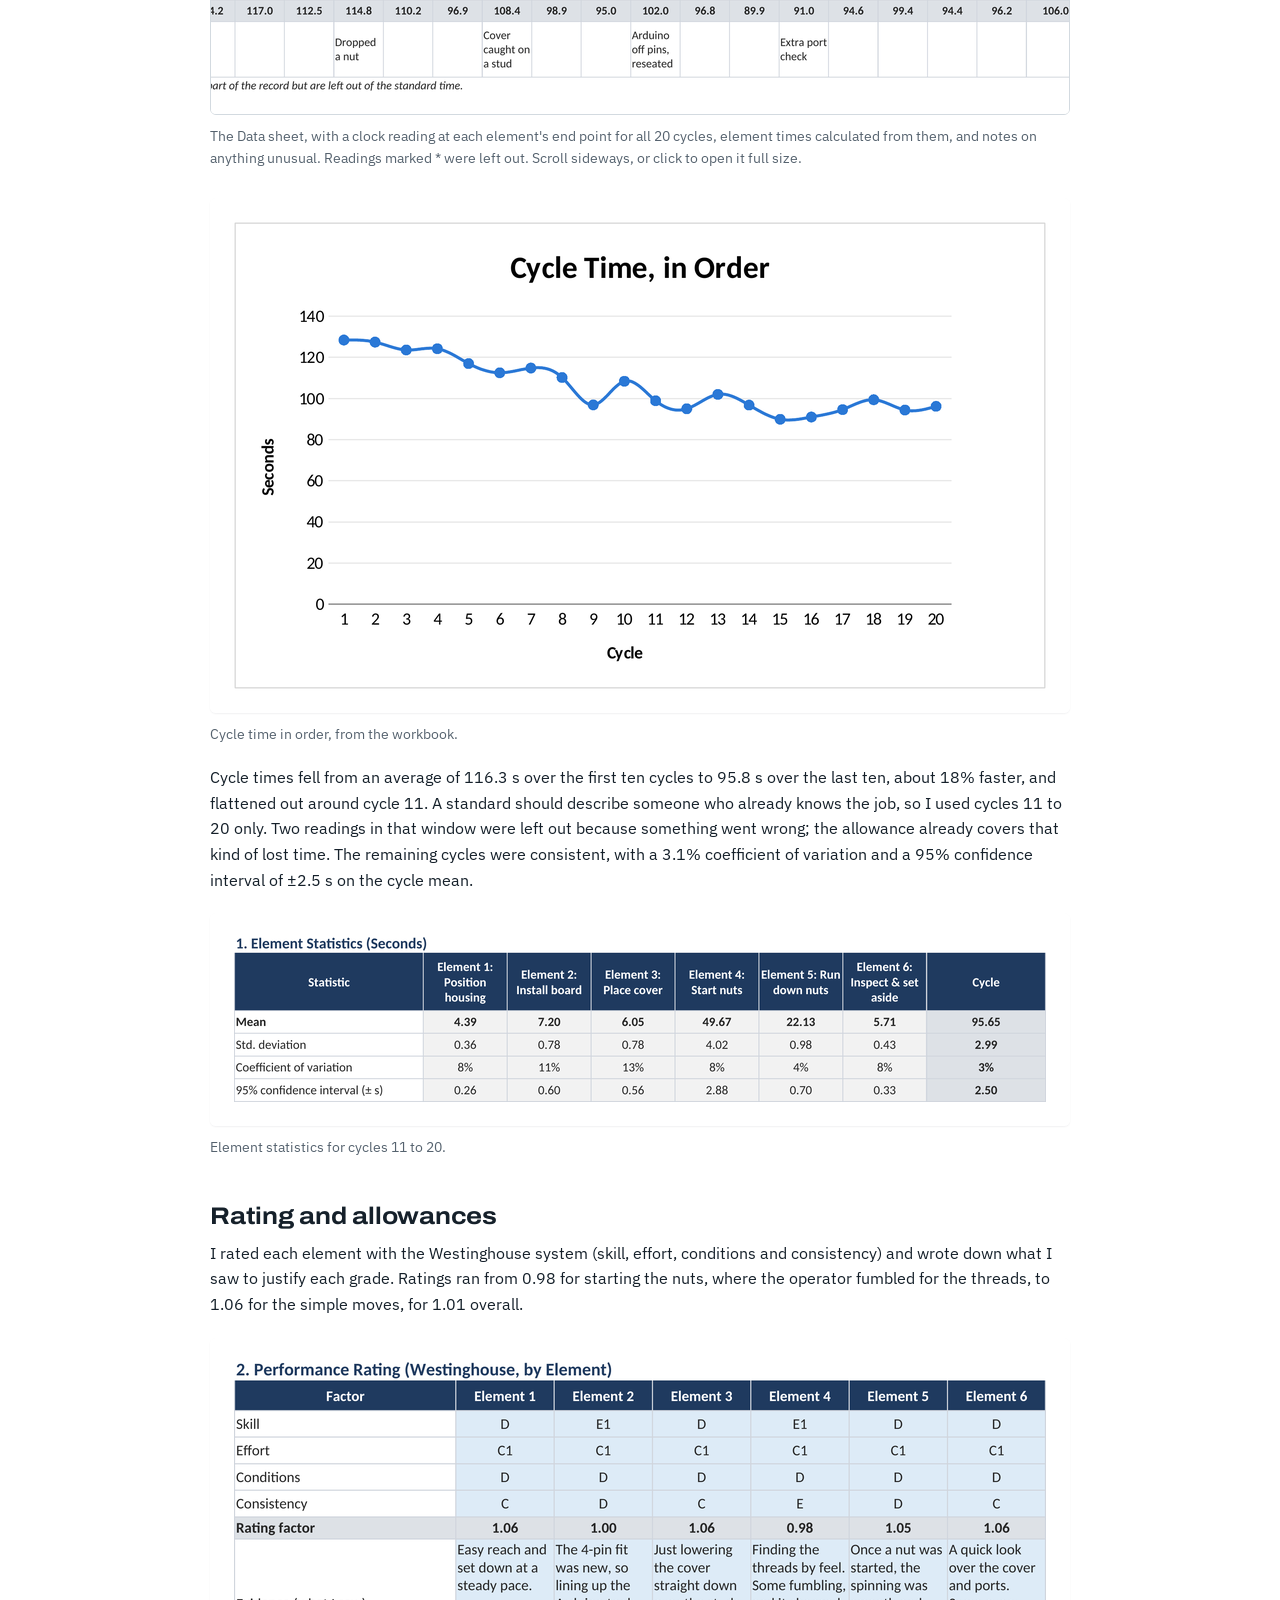
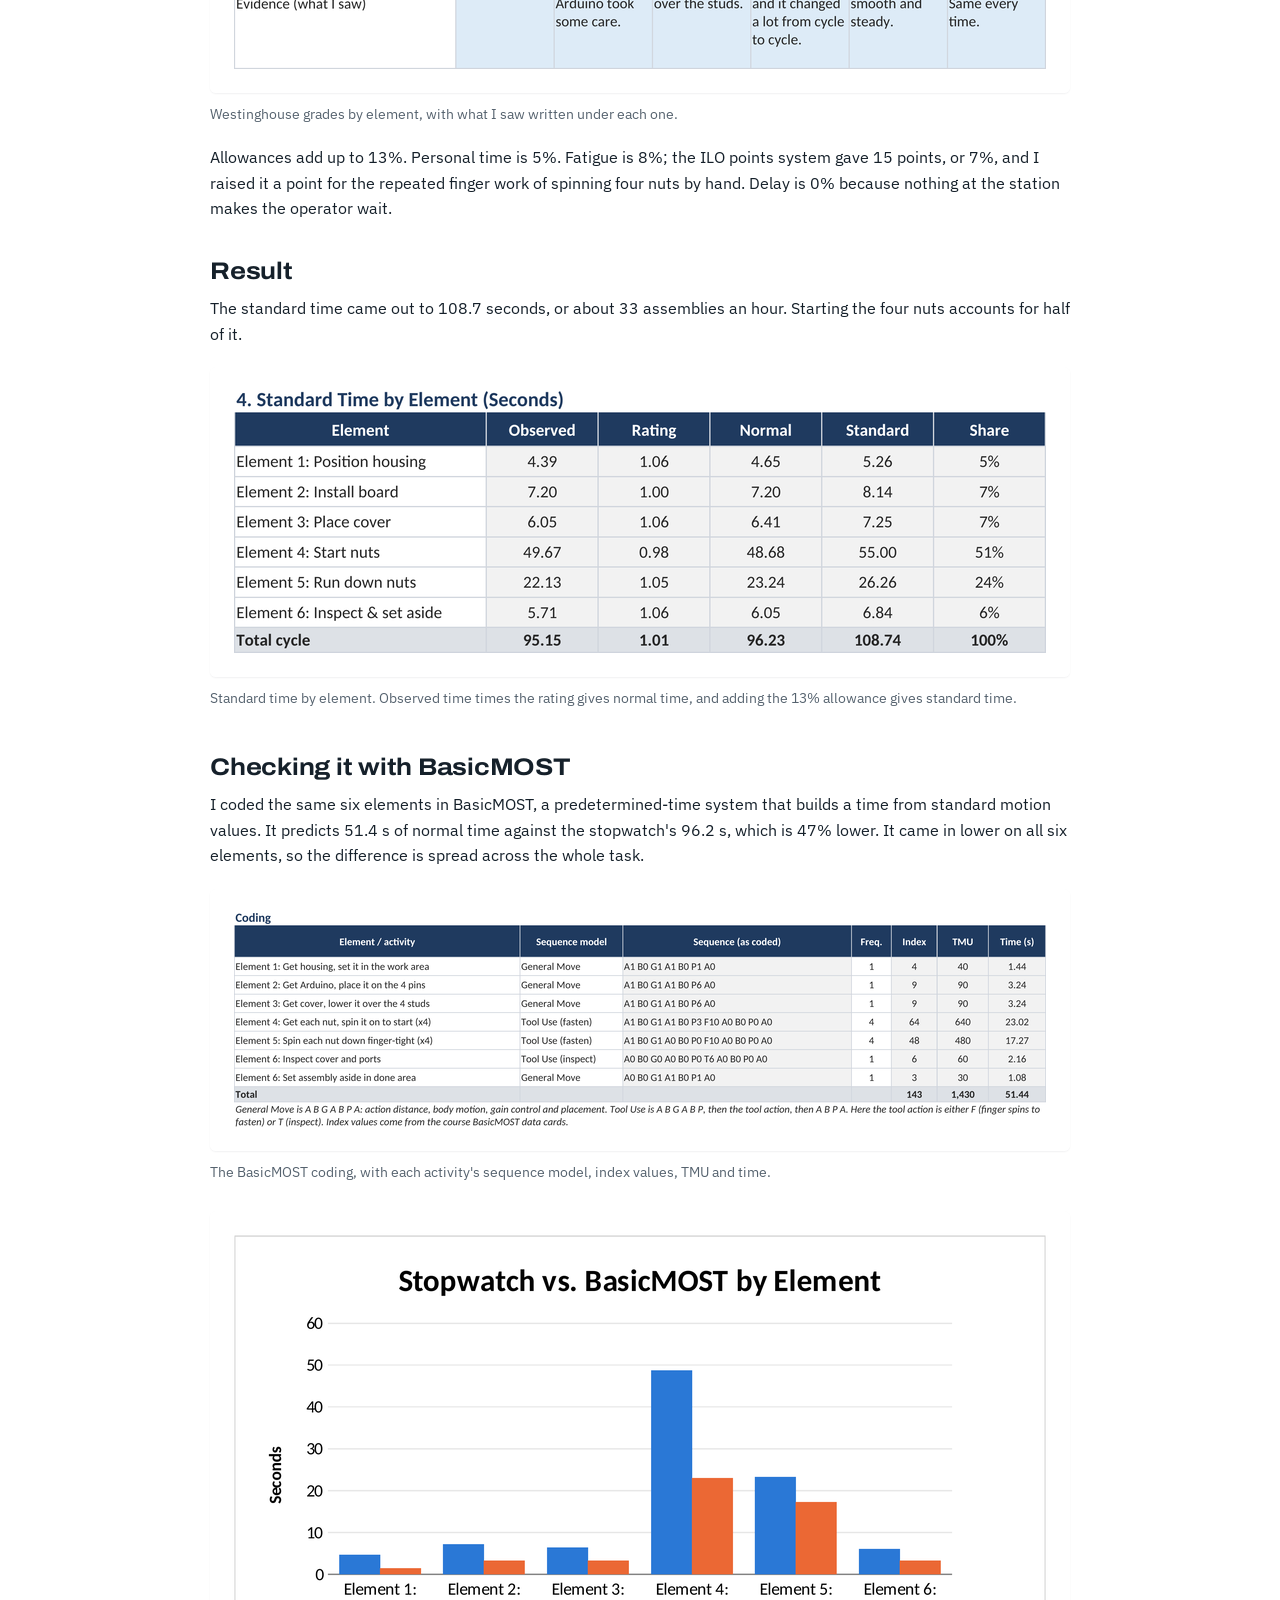
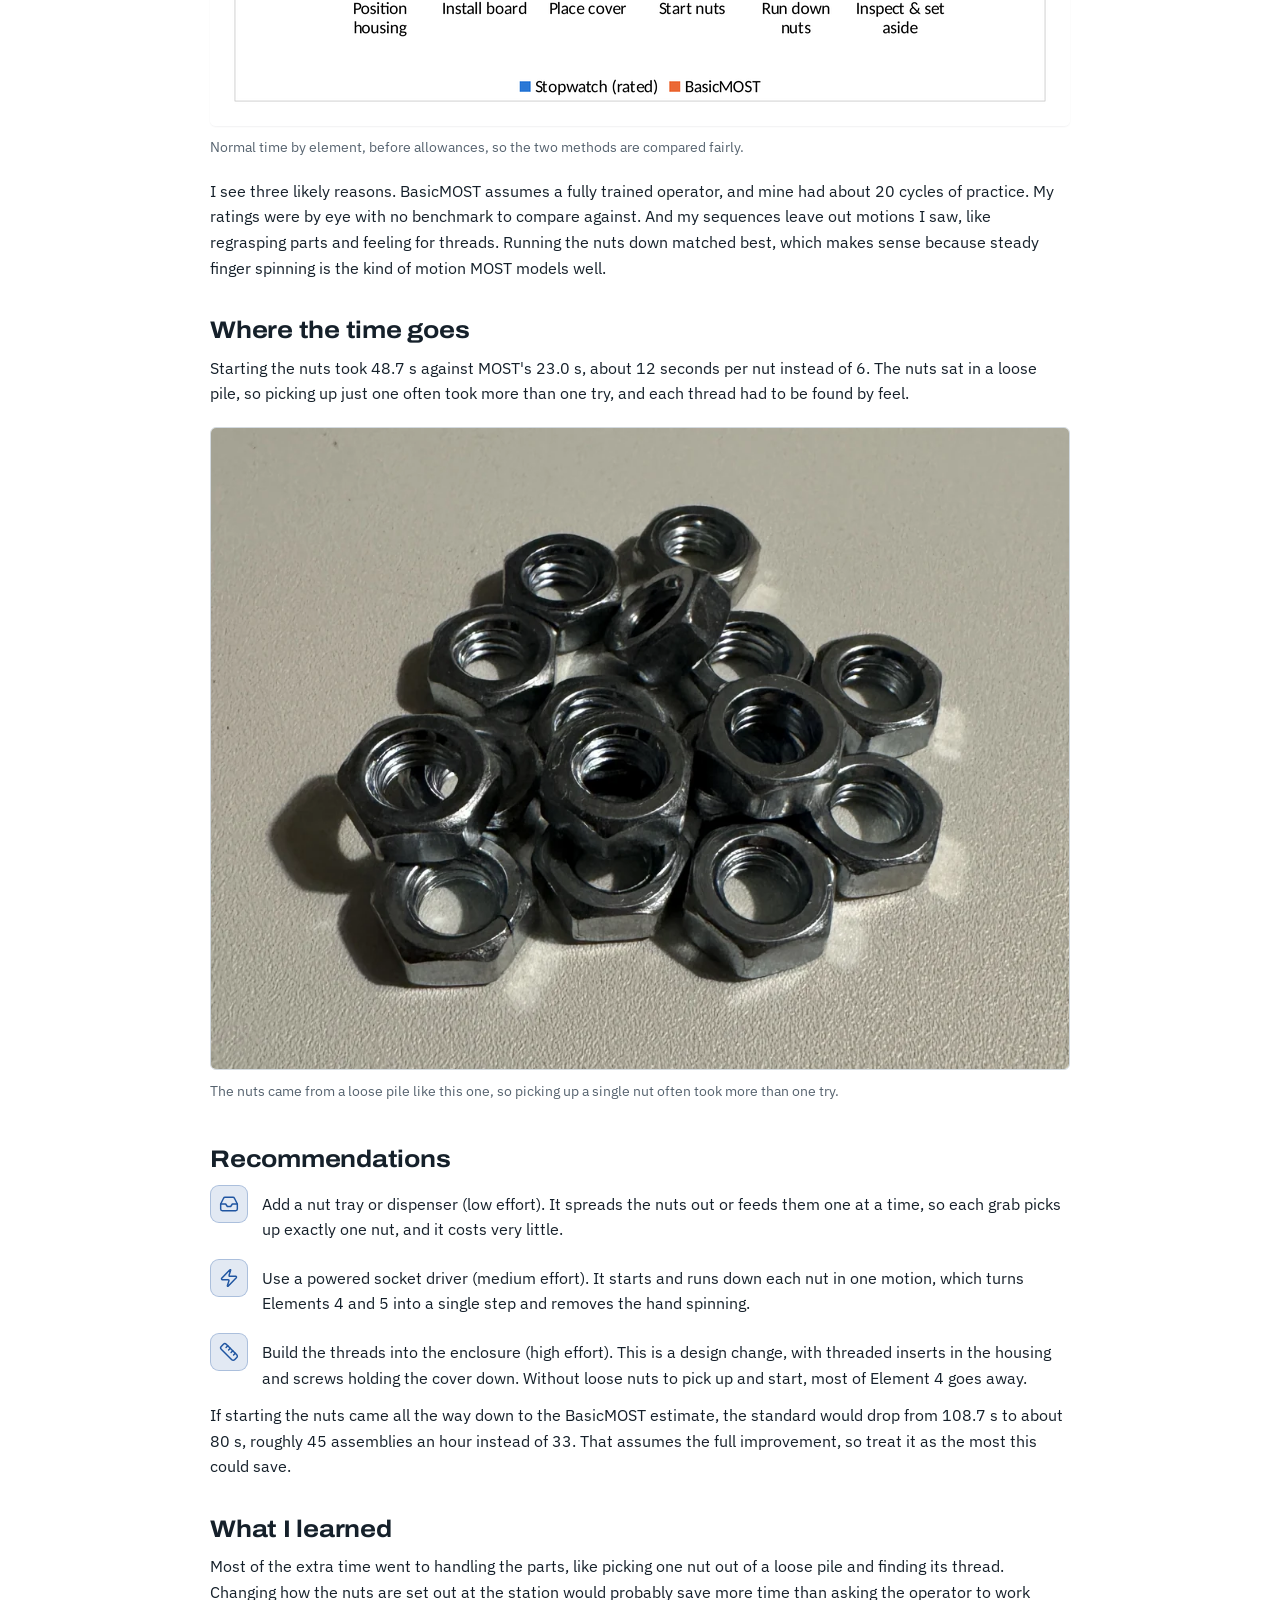
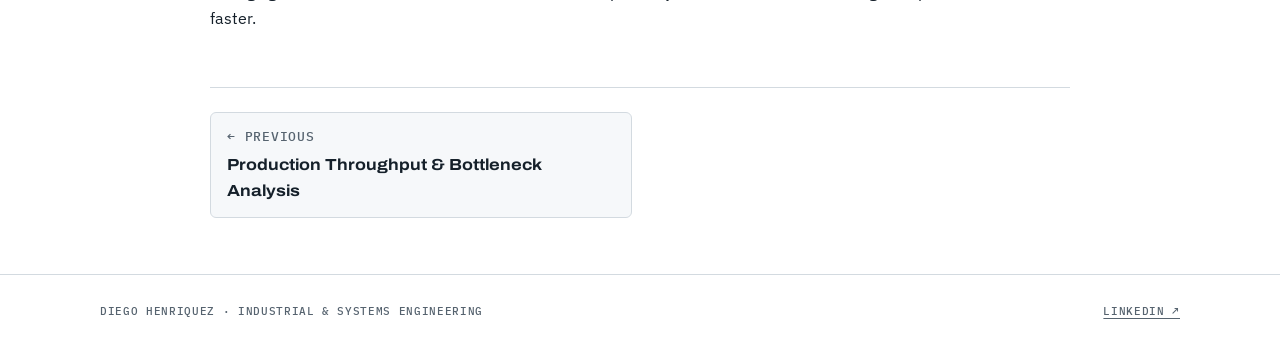
<file: projects/time-study/index.html>
<!doctype html>
<html lang="en">
<head>
<!-- Google tag (gtag.js) -->
<script async src="https://www.googletagmanager.com/gtag/js?id=G-0T9WLMP7XD"></script>
<script>
  window.dataLayer = window.dataLayer || [];
  function gtag(){dataLayer.push(arguments);}
  gtag('js', new Date());
  gtag('config', 'G-0T9WLMP7XD');
</script>
<meta charset="utf-8">
<meta name="viewport" content="width=device-width, initial-scale=1, viewport-fit=cover">
<title>Time Study &amp; BasicMOST Analysis | Diego Henriquez</title>
<meta name="description" content="A stopwatch time study and BasicMOST analysis by Diego Henriquez of an Arduino enclosure assembly he designed and 3D-printed, ending in a 108.7-second standard time.">
<meta property="og:title" content="Time Study &amp; BasicMOST Analysis | Diego Henriquez">
<meta property="og:description" content="A stopwatch time study and BasicMOST analysis by Diego Henriquez of an Arduino enclosure assembly he designed and 3D-printed, ending in a 108.7-second standard time.">
<link rel="preconnect" href="https://fonts.googleapis.com">
<link rel="preconnect" href="https://fonts.gstatic.com" crossorigin>
<link rel="stylesheet" href="https://fonts.googleapis.com/css2?family=Archivo:wdth,wght@100..125,500..800&family=IBM+Plex+Mono:wght@400;500&family=IBM+Plex+Sans:ital,wght@0,400;0,500;0,600;1,400&display=swap">
<link rel="stylesheet" href="/assets/site.css?v=46307c40">
</head>
<body>
<header class="site-header">
  <div class="wrap">
    <a class="brand" href="/">Diego Henriquez</a>
    <nav class="nav" aria-label="Main">
      <a href="/#projects" class="hide-xs">Projects</a>
      <a href="/#about" class="hide-sm">About</a>
      <a href="/assets/Diego_Henriquez_Resume.pdf" class="nav-ghost" target="_blank" rel="noopener">Resume</a>
      <a href="#contact" class="nav-cta" aria-haspopup="dialog">Contact</a>
    </nav>
  </div>
</header>
<main>
  <article class="case theme-light">
    <div class="wrap">
      <a class="back" href="/#projects">← All projects</a>

      <header class="case-head">
        <div class="label">Time study · Enclosure assembly station</div>
        <h1 class="one-line">Time Study &amp; BasicMOST Analysis</h1>
        <p class="lede">Setting a standard time for an Arduino enclosure I designed and 3D-printed, then checking it against a predetermined-time estimate.</p>
        <div class="tags"><span class="tag k-ie">Time study</span><span class="tag k-ie">BasicMOST</span><span class="tag k-ie">Performance rating</span><span class="tag k-ie">Allowances</span><span class="tag k-tool">Excel</span><span class="tag k-tool">Fusion 360</span><span class="tag k-build">3D printing</span></div>
      </header>

      <section class="star" aria-label="Project summary"><h2>At a glance</h2><div class="star-grid" style="--n:3"><div class="star-item" style="--i:0"><div class="star-k">Problem</div><p>How long should one enclosure take to assemble? I needed a fair standard time for a six-step manual station where the operator sets the housing, seats an Arduino, fits the cover and fastens four nuts.</p></div><div class="star-item" style="--i:1"><div class="star-k">What I did</div><p>Designed and 3D-printed the enclosure, timed 20 cycles of a volunteer operator, rated each element, added 13% allowances, and checked the result against BasicMOST.</p></div><div class="star-item is-result" style="--i:2"><div class="star-k">Result</div><p>A standard time of 108.7 s, about 33 assemblies an hour. Starting the nuts was half the cycle; a nut tray, a powered driver or threaded inserts could bring it toward 80 s.</p></div></div></section>
      <figure class="figure pair pair-mixed"><div class="pair-grid" style="grid-template-columns: 1.181fr 1.858fr"><a class="shot" href="/assets/img/ts-done2-1512.webp" target="_blank" rel="noopener" aria-label="Open full-size image"><img src="/assets/img/ts-done2-430.webp" srcset="/assets/img/ts-done2-430.webp 430w, /assets/img/ts-done2-860.webp 860w, /assets/img/ts-done2-1512.webp 1512w" sizes="(min-width: 900px) 330px, (max-width: 520px) calc(100vw - 40px), 40vw" width="430" height="364" alt="The finished 3D-printed enclosure with its vented cover held down by a nut at each corner" decoding="async"></a><a class="shot xl-shot" href="/assets/img/ts-xl-elem2-1200.webp" target="_blank" rel="noopener" aria-label="Open full-size image"><img src="/assets/img/ts-xl-elem2-600.webp" srcset="/assets/img/ts-xl-elem2-600.webp 600w, /assets/img/ts-xl-elem2-1200.webp 1200w" sizes="(min-width: 900px) 518px, (max-width: 520px) calc(100vw - 40px), 60vw" width="600" height="322" alt="Excel column chart of observed and standard time for each of the six elements" decoding="async"></a></div><figcaption>The finished enclosure, and observed vs. standard time for each element from the workbook. Starting the nuts (Element 4) takes the most time by far.</figcaption></figure>
      
      <h2 class="full-title">The full analysis</h2>

      <div class="case-body">
        <aside class="spec" aria-label="Project details">
          <dl><div><dt class="label">Role</dt><dd>Designed the product and ran the study</dd></div><div><dt class="label">Methods</dt><dd>Stopwatch time study and BasicMOST (IE 3123 Industrial Ergonomics)</dd></div><div><dt class="label">Tools</dt><dd>Fusion 360, 3D printer, Excel</dd></div><div><dt class="label">Date</dt><dd>2026</dd></div></dl>
        </aside>
        <div class="prose">
          <section>
            <h2>The station</h2>
            <p>I designed a two-part enclosure for an Arduino Uno in Fusion 360 and 3D-printed it. It has a housing with four locating pins for the board and a vented cover that drops over four studs and is held down with four nuts. The station is one seated operator with every part within reach.</p><figure class="figure"><a class="shot" href="/assets/img/ts-cad-1295.webp" target="_blank" rel="noopener" aria-label="Open full-size image"><img src="/assets/img/ts-cad-1080.webp" srcset="/assets/img/ts-cad-1080.webp 1080w, /assets/img/ts-cad-1295.webp 1295w" sizes="(min-width: 1120px) 1080px, calc(100vw - 40px)" width="1080" height="922" alt="Exploded CAD view of the enclosure: the vented cover above the housing with its four corner studs" loading="lazy" decoding="async"></a><figcaption>Exploded view in Fusion 360. The vented cover lifts off the housing, which holds the board on four pins.</figcaption></figure><figure class="figure pair"><div class="pair-grid"><a class="shot" href="/assets/img/ts-kit-1512.webp" target="_blank" rel="noopener" aria-label="Open full-size image"><img src="/assets/img/ts-kit-430.webp" srcset="/assets/img/ts-kit-430.webp 430w, /assets/img/ts-kit-860.webp 860w, /assets/img/ts-kit-1512.webp 1512w" sizes="(min-width: 900px) 424px, (max-width: 520px) calc(100vw - 40px), 50vw" width="430" height="364" alt="The parts laid out: housing, vented cover, Arduino Uno, bolts and nuts" loading="lazy" decoding="async"></a><a class="shot" href="/assets/img/ts-open2-1512.webp" target="_blank" rel="noopener" aria-label="Open full-size image"><img src="/assets/img/ts-open2-430.webp" srcset="/assets/img/ts-open2-430.webp 430w, /assets/img/ts-open2-860.webp 860w, /assets/img/ts-open2-1512.webp 1512w" sizes="(min-width: 900px) 424px, (max-width: 520px) calc(100vw - 40px), 50vw" width="430" height="364" alt="The printed housing with the Arduino seated and a bolt standing up in each corner" loading="lazy" decoding="async"></a></div><figcaption>The parts, with enough bolts and nuts for the whole run, and the housing with the board seated and a bolt up in each corner, ready for the cover.</figcaption></figure>
          </section>
          <section>
            <h2>How I timed it</h2>
            <p>A volunteer operator assembled 20 enclosures while I timed six elements with a stopwatch, reading the clock at each element's end point and resetting it at the start of every cycle. I noted anything unusual, like a dropped nut or the board coming off its pins.</p><figure class="figure xl xl-scroll"><div class="sheet-head"><p class="sheet-title">Enclosure Cover-Fastening Station: Time Study Data</p><p class="sheet-sub">Manual assembly with 6 elements, timed over 20 cycles. The stopwatch was reset to zero at the start of each cycle. One operator, seated, with every part within reach.</p><ul class="sheet-stats"><li><span class="k">Mean cycle, all 20</span><span class="v">106.1<small>s</small></span></li><li><span class="k">Fastest cycle</span><span class="v">89.9<small>s</small></span></li><li><span class="k">Slowest cycle</span><span class="v">128.4<small>s</small></span></li></ul></div><div class="xl-box"><a class="shot" href="/assets/img/ts-xl-datatable2-3200.webp" target="_blank" rel="noopener" aria-label="Open full-size image"><img src="/assets/img/ts-xl-datatable2-1600.webp" srcset="/assets/img/ts-xl-datatable2-1600.webp 1x, /assets/img/ts-xl-datatable2-3200.webp 2x" width="1600" height="408" alt="Excel data sheet: clock readings and element times for all 20 cycles, with notes on problem cycles" loading="lazy" decoding="async"></a></div><figcaption>The Data sheet, with a clock reading at each element's end point for all 20 cycles, element times calculated from them, and notes on anything unusual. Readings marked * were left out. Scroll sideways, or click to open it full size.</figcaption></figure><figure class="figure xl"><a class="shot" href="/assets/img/ts-xl-cycle2-1720.webp" target="_blank" rel="noopener" aria-label="Open full-size image"><img src="/assets/img/ts-xl-cycle2-860.webp" srcset="/assets/img/ts-xl-cycle2-860.webp 860w, /assets/img/ts-xl-cycle2-1720.webp 1720w" sizes="(min-width: 900px) 860px, calc(100vw - 40px)" width="860" height="515" alt="Excel line chart of cycle time for cycles 1 to 20" loading="lazy" decoding="async"></a><figcaption>Cycle time in order, from the workbook.</figcaption></figure><p>Cycle times fell from an average of 116.3 s over the first ten cycles to 95.8 s over the last ten, about 18% faster, and flattened out around cycle 11. A standard should describe someone who already knows the job, so I used cycles 11 to 20 only. Two readings in that window were left out because something went wrong; the allowance already covers that kind of lost time. The remaining cycles were consistent, with a 3.1% coefficient of variation and a 95% confidence interval of ±2.5 s on the cycle mean.</p><figure class="figure xl"><a class="shot" href="/assets/img/ts-xl-stats-1720.webp" target="_blank" rel="noopener" aria-label="Open full-size image"><img src="/assets/img/ts-xl-stats-860.webp" srcset="/assets/img/ts-xl-stats-860.webp 860w, /assets/img/ts-xl-stats-1720.webp 1720w" sizes="(min-width: 900px) 860px, calc(100vw - 40px)" width="860" height="213" alt="Excel table of mean, standard deviation, coefficient of variation and 95% confidence interval for each element and the cycle" loading="lazy" decoding="async"></a><figcaption>Element statistics for cycles 11 to 20.</figcaption></figure>
          </section>
          <section>
            <h2>Rating and allowances</h2>
            <p>I rated each element with the Westinghouse system (skill, effort, conditions and consistency) and wrote down what I saw to justify each grade. Ratings ran from 0.98 for starting the nuts, where the operator fumbled for the threads, to 1.06 for the simple moves, for 1.01 overall.</p><figure class="figure xl"><a class="shot" href="/assets/img/ts-xl-rating-1720.webp" target="_blank" rel="noopener" aria-label="Open full-size image"><img src="/assets/img/ts-xl-rating-860.webp" srcset="/assets/img/ts-xl-rating-860.webp 860w, /assets/img/ts-xl-rating-1720.webp 1720w" sizes="(min-width: 900px) 860px, calc(100vw - 40px)" width="860" height="355" alt="Excel table of Westinghouse skill, effort, conditions and consistency grades for each element, with the evidence for each" loading="lazy" decoding="async"></a><figcaption>Westinghouse grades by element, with what I saw written under each one.</figcaption></figure><p>Allowances add up to 13%. Personal time is 5%. Fatigue is 8%; the ILO points system gave 15 points, or 7%, and I raised it a point for the repeated finger work of spinning four nuts by hand. Delay is 0% because nothing at the station makes the operator wait.</p>
          </section>
          <section>
            <h2>Result</h2>
            <p>The standard time came out to 108.7 seconds, or about 33 assemblies an hour. Starting the four nuts accounts for half of it.</p><figure class="figure xl"><a class="shot" href="/assets/img/ts-xl-std-1720.webp" target="_blank" rel="noopener" aria-label="Open full-size image"><img src="/assets/img/ts-xl-std-860.webp" srcset="/assets/img/ts-xl-std-860.webp 860w, /assets/img/ts-xl-std-1720.webp 1720w" sizes="(min-width: 900px) 860px, calc(100vw - 40px)" width="860" height="310" alt="Excel table of observed, rating, normal and standard time for each element, totaling 108.74 seconds" loading="lazy" decoding="async"></a><figcaption>Standard time by element. Observed time times the rating gives normal time, and adding the 13% allowance gives standard time.</figcaption></figure>
          </section>
          <section>
            <h2>Checking it with BasicMOST</h2>
            <p>I coded the same six elements in BasicMOST, a predetermined-time system that builds a time from standard motion values. It predicts 51.4 s of normal time against the stopwatch's 96.2 s, which is 47% lower. It came in lower on all six elements, so the difference is spread across the whole task.</p><figure class="figure xl"><a class="shot" href="/assets/img/ts-xl-most-1720.webp" target="_blank" rel="noopener" aria-label="Open full-size image"><img src="/assets/img/ts-xl-most-860.webp" srcset="/assets/img/ts-xl-most-860.webp 860w, /assets/img/ts-xl-most-1720.webp 1720w" sizes="(min-width: 900px) 860px, calc(100vw - 40px)" width="860" height="262" alt="Excel BasicMOST coding table with sequence models, index values and time for each activity" loading="lazy" decoding="async"></a><figcaption>The BasicMOST coding, with each activity's sequence model, index values, TMU and time.</figcaption></figure><figure class="figure xl"><a class="shot" href="/assets/img/ts-xl-compare2-1720.webp" target="_blank" rel="noopener" aria-label="Open full-size image"><img src="/assets/img/ts-xl-compare2-860.webp" srcset="/assets/img/ts-xl-compare2-860.webp 860w, /assets/img/ts-xl-compare2-1720.webp 1720w" sizes="(min-width: 900px) 860px, calc(100vw - 40px)" width="860" height="515" alt="Excel column chart comparing stopwatch and BasicMOST normal time for each element" loading="lazy" decoding="async"></a><figcaption>Normal time by element, before allowances, so the two methods are compared fairly.</figcaption></figure><p>I see three likely reasons. BasicMOST assumes a fully trained operator, and mine had about 20 cycles of practice. My ratings were by eye with no benchmark to compare against. And my sequences leave out motions I saw, like regrasping parts and feeling for threads. Running the nuts down matched best, which makes sense because steady finger spinning is the kind of motion MOST models well.</p>
          </section>
          <section>
            <h2>Where the time goes</h2>
            <p>Starting the nuts took 48.7 s against MOST's 23.0 s, about 12 seconds per nut instead of 6. The nuts sat in a loose pile, so picking up just one often took more than one try, and each thread had to be found by feel.</p><figure class="figure"><a class="shot" href="/assets/img/ts-nuts-1270.webp" target="_blank" rel="noopener" aria-label="Open full-size image"><img src="/assets/img/ts-nuts-1080.webp" srcset="/assets/img/ts-nuts-1080.webp 1080w, /assets/img/ts-nuts-1270.webp 1270w" sizes="(min-width: 1120px) 1080px, calc(100vw - 40px)" width="1080" height="807" alt="A loose pile of hex nuts on the bench" loading="lazy" decoding="async"></a><figcaption>The nuts came from a loose pile like this one, so picking up a single nut often took more than one try.</figcaption></figure>
          </section>
          <section>
            <h2>Recommendations</h2>
            <ul class="icon-list"><li><span class="il-ic"><svg viewBox="0 0 24 24" width="20" height="20" fill="none" stroke="currentColor" stroke-width="1.75" stroke-linecap="round" stroke-linejoin="round" aria-hidden="true"><polyline points="22 12 16 12 14 15 10 15 8 12 2 12"/><path d="M5.45 5.11 2 12v6a2 2 0 0 0 2 2h16a2 2 0 0 0 2-2v-6l-3.45-6.89A2 2 0 0 0 16.76 4H7.24a2 2 0 0 0-1.79 1.11z"/></svg></span><div>Add a nut tray or dispenser (low effort). It spreads the nuts out or feeds them one at a time, so each grab picks up exactly one nut, and it costs very little.</div></li><li><span class="il-ic"><svg viewBox="0 0 24 24" width="20" height="20" fill="none" stroke="currentColor" stroke-width="1.75" stroke-linecap="round" stroke-linejoin="round" aria-hidden="true"><path d="M4 14a1 1 0 0 1-.78-1.63l9.9-10.2a.5.5 0 0 1 .86.46l-1.92 6.02A1 1 0 0 0 13 10h7a1 1 0 0 1 .78 1.63l-9.9 10.2a.5.5 0 0 1-.86-.46l1.92-6.02A1 1 0 0 0 11 14z"/></svg></span><div>Use a powered socket driver (medium effort). It starts and runs down each nut in one motion, which turns Elements 4 and 5 into a single step and removes the hand spinning.</div></li><li><span class="il-ic"><svg viewBox="0 0 24 24" width="20" height="20" fill="none" stroke="currentColor" stroke-width="1.75" stroke-linecap="round" stroke-linejoin="round" aria-hidden="true"><path d="M21.3 15.3a2.4 2.4 0 0 1 0 3.4l-2.6 2.6a2.4 2.4 0 0 1-3.4 0L2.7 8.7a2.41 2.41 0 0 1 0-3.4l2.6-2.6a2.41 2.41 0 0 1 3.4 0Z"/><path d="m14.5 12.5 2-2"/><path d="m11.5 9.5 2-2"/><path d="m8.5 6.5 2-2"/><path d="m17.5 15.5 2-2"/></svg></span><div>Build the threads into the enclosure (high effort). This is a design change, with threaded inserts in the housing and screws holding the cover down. Without loose nuts to pick up and start, most of Element 4 goes away.</div></li></ul><p>If starting the nuts came all the way down to the BasicMOST estimate, the standard would drop from 108.7 s to about 80 s, roughly 45 assemblies an hour instead of 33. That assumes the full improvement, so treat it as the most this could save.</p>
          </section>
          <section>
            <h2>What I learned</h2>
            <p>Most of the extra time went to handling the parts, like picking one nut out of a loose pile and finding its thread. Changing how the nuts are set out at the station would probably save more time than asking the operator to work faster.</p>
          </section>
        </div>
      </div>

      <nav class="pager" aria-label="More projects"><a class="prev" href="/projects/bottleneck-analysis/"><span class="label">← Previous</span><span class="pager-title">Production Throughput &amp; Bottleneck Analysis</span></a></nav>
    </div>
  </article>

  <dialog class="contact-dlg" id="contact" aria-labelledby="contact-h">
    <button type="button" class="contact-close" aria-label="Close">✕</button>
    <div class="contact">
      <div>
        <h2 id="contact-h">Let's talk</h2>
        <p>Open to relocating anywhere in the U.S. Email is the best way to reach me.</p>
      </div>
      <div class="email-field">
        <span class="email-addr" id="email-addr">diegoh1548@gmail.com</span>
        <button type="button" class="copy-btn" id="copy-email" aria-label="Copy email address"><svg viewBox="0 0 24 24" width="18" height="18" fill="none" stroke="currentColor" stroke-width="1.9" stroke-linecap="round" stroke-linejoin="round" aria-hidden="true"><rect width="14" height="14" x="8" y="8" rx="2" ry="2"/><path d="M4 16c-1.1 0-2-.9-2-2V4c0-1.1.9-2 2-2h10c1.1 0 2 .9 2 2"/></svg><span class="copy-label">Copy</span></button>
      </div>
      <div class="contact-actions">
        <a class="cbtn cbtn-primary" href="mailto:diegoh1548@gmail.com"><svg viewBox="0 0 24 24" width="18" height="18" fill="none" stroke="currentColor" stroke-width="1.9" stroke-linecap="round" stroke-linejoin="round" aria-hidden="true"><rect width="20" height="16" x="2" y="4" rx="2"/><path d="m22 7-8.97 5.7a1.94 1.94 0 0 1-2.06 0L2 7"/></svg>Email me</a>
        <a class="cbtn cbtn-secondary" href="https://www.linkedin.com/in/diego-s-henriquez" target="_blank" rel="noopener"><svg viewBox="0 0 24 24" width="18" height="18" fill="none" stroke="currentColor" stroke-width="1.9" stroke-linecap="round" stroke-linejoin="round" aria-hidden="true"><path d="M15 3h6v6"/><path d="M10 14 21 3"/><path d="M18 13v6a2 2 0 0 1-2 2H5a2 2 0 0 1-2-2V8a2 2 0 0 1 2-2h3"/></svg>LinkedIn</a>
      </div>
    </div>
  </dialog>
</main>
<footer>
  <div class="wrap">
    <span class="label">Diego Henriquez · Industrial &amp; Systems Engineering</span>
    <a class="label" href="https://www.linkedin.com/in/diego-s-henriquez" target="_blank" rel="noopener">LinkedIn ↗</a>
  </div>
</footer>
<script src="/assets/site.js?v=23eb22f5"></script>
</body>
</html>
</file>
<file: assets/site.css>
/* Diego Henriquez portfolio
   Layout: drafting-sheet portfolio. Compact intro, 3x2 project grid, and project pages
   whose left column reads like a drawing's spec column. */
:root {
  --paper: #f3f5f6;
  --surface: #ffffff;
  --ink: #15202a;
  --muted: #56636f;
  --line: #d3dae0;
  --grid: rgba(21, 32, 42, 0.07);
  --accent: #1f55a1;
  --accent-ink: #ffffff;
  --signal: #b87400;
  --signal-soft: rgba(184, 116, 0, 0.12);

  --font-display: "Archivo", "Helvetica Neue", Arial, sans-serif;
  --font-body: "IBM Plex Sans", "Segoe UI", Roboto, Arial, sans-serif;
  --font-mono: "IBM Plex Mono", ui-monospace, "SFMono-Regular", Menlo, Consolas, monospace;

  --step--1: 0.8125rem;
  --step-0: 1rem;
  --step-1: 1.1875rem;
  --step-2: 1.5rem;
  --step-3: 2rem;

  --radius: 6px;
  --wrap: 1120px;
  color-scheme: light;
}
/* Always light. The dark palette below is kept for reference and only applies if data-theme="dark" is set. */
:root[data-theme="dark"] {
  --paper: #0f151b;
  --surface: #151d25;
  --ink: #e5eaee;
  --muted: #9aa7b2;
  --line: #2a3641;
  --grid: rgba(229, 234, 238, 0.06);
  --accent: #86abe6;
  --accent-ink: #0f151b;
  --signal: #f0b443;
  --signal-soft: rgba(240, 180, 67, 0.14);
  --k-tool: #86abe6; --k-analysis: #5ec7b9; --k-ie: #b39cf0; --k-build: #f08aa8;
  color-scheme: dark;
}

* { box-sizing: border-box; }
img { max-width: 100%; }
[hidden] { display: none !important; }
html { scroll-behavior: smooth; }
@media (prefers-reduced-motion: reduce) { html { scroll-behavior: auto; } * { transition: none !important; } }

body {
  margin: 0;
  background: var(--paper);
  color: var(--ink);
  font-family: var(--font-body);
  font-size: var(--step-0);
  line-height: 1.6;
  -webkit-font-smoothing: antialiased;
}
a { color: var(--accent); text-underline-offset: 3px; }
:focus-visible { outline: 2px solid var(--accent); outline-offset: 3px; border-radius: 2px; }
h1, h2, h3 { font-family: var(--font-display); font-stretch: 112%; line-height: 1.1; margin: 0; text-wrap: balance; letter-spacing: -0.01em; }
p { margin: 0; }

.wrap { max-width: var(--wrap); margin-inline: auto; padding-inline: 20px; }
.label {
  font-family: var(--font-mono);
  font-size: var(--step--1);
  font-weight: 500;
  letter-spacing: 0.06em;
  text-transform: uppercase;
  color: var(--muted);
}

/* ---------- header ---------- */
.site-header {
  position: sticky;
  top: env(safe-area-inset-top, 0px);
  z-index: 10;
  background: color-mix(in srgb, var(--paper) 88%, transparent);
  backdrop-filter: blur(8px);
  -webkit-backdrop-filter: blur(8px);
  border-bottom: 1px solid var(--line);
}
.site-header .wrap { display: flex; align-items: center; justify-content: space-between; gap: 16px; padding-block: 14px; }
.brand { font-family: var(--font-display); font-stretch: 112%; font-weight: 700; font-size: var(--step-1); color: var(--ink); text-decoration: none; white-space: nowrap; transition: opacity 180ms ease, transform 180ms ease; }
.brand.is-tucked { opacity: 0; transform: translateY(4px); pointer-events: none; }
.nav { display: flex; gap: 22px; align-items: center; flex-wrap: wrap; }
.nav a { color: var(--ink); text-decoration: none; font-weight: 500; font-size: 0.9375rem; }
.nav a:hover { color: var(--accent); }
.nav .nav-cta { color: var(--accent-ink); background: var(--accent); padding: 7px 14px; border-radius: var(--radius); }
.nav .nav-cta:hover { color: var(--accent-ink); filter: brightness(1.08); }
@media (max-width: 560px) { .nav .hide-sm { display: none; } .nav { gap: 14px; } }

/* ---------- compact intro ---------- */
.intro { padding-block: 36px 8px; }
.intro h1 { font-size: clamp(1.75rem, 3.6vw, 2.375rem); font-weight: 800; font-stretch: 118%; }
.intro-grid { display: flex; align-items: center; justify-content: space-between; gap: 40px; }
.intro-copy { min-width: 0; }
.intro .lede { max-width: none; }
.intro .lede .line { display: block; }
@media (min-width: 1000px) { .intro .lede .line { white-space: nowrap; } }
.avatar { flex: none; width: 148px; aspect-ratio: 1; border-radius: 50%; display: grid; place-items: center;
  background: var(--surface); border: 1.5px dashed var(--line); color: var(--muted);
  font-family: var(--font-mono); font-size: 0.75rem; letter-spacing: 0.06em; text-transform: uppercase; }
@media (max-width: 560px) { .intro-grid { flex-direction: column-reverse; align-items: flex-start; gap: 16px; } .avatar { width: 88px; } }
.lede { margin-top: 10px; font-size: var(--step-1); color: var(--muted); max-width: 62ch; }

/* ---------- sections ---------- */
section.block { padding-block: 56px; border-top: 1px solid var(--line); }
section.block.first { padding-top: 28px; border-top: 0; }
section.block.compact { padding-block: 40px; }
section.block.compact h2 { font-size: var(--step-2); }
.section-head { margin-bottom: 24px; }
.section-head h2 { font-size: var(--step-3); font-weight: 700; }

/* ---------- project grid ---------- */
.projects { display: grid; grid-template-columns: repeat(3, minmax(0, 1fr)); gap: 20px; }
@media (max-width: 960px) { .projects { grid-template-columns: repeat(2, minmax(0, 1fr)); } }
@media (max-width: 600px) { .projects { grid-template-columns: 1fr; } }

.card {
  display: flex; flex-direction: column;
  background: var(--surface);
  border: 1px solid var(--line);
  border-radius: var(--radius);
  overflow: hidden;
  color: var(--ink);
  text-decoration: none;
  min-width: 0;
  transition: transform 160ms ease, border-color 160ms ease, box-shadow 160ms ease;
}
.card:hover { transform: translateY(-2px); border-color: var(--accent); box-shadow: 0 8px 24px -16px color-mix(in srgb, var(--ink) 60%, transparent); }
.thumb {
  position: relative;
  aspect-ratio: 16 / 9;
  max-width: 100%;
  border-bottom: 1px solid var(--line);
  background-color: var(--paper);
  background-image:
    linear-gradient(var(--grid) 1px, transparent 1px),
    linear-gradient(90deg, var(--grid) 1px, transparent 1px);
  background-size: 16px 16px;
  display: flex; align-items: center; justify-content: center;
  padding: 16px;
}
.thumb .pending {
  font-family: var(--font-mono); font-size: 0.75rem; color: var(--muted);
  text-align: center; line-height: 1.5;
  border: 1px dashed var(--line); background: var(--surface);
  padding: 8px 12px; border-radius: 4px; max-width: 90%;
}
.card-body { display: flex; flex-direction: column; gap: 8px; padding: 18px 18px 20px; flex: 1; }
.card-body .label { font-size: 0.6875rem; }
.card-body h3 { font-size: 1.1875rem; font-weight: 700; }
.card-body p { color: var(--muted); font-size: 0.9375rem; }
.facts { margin: 4px 0 0; padding: 0; list-style: none; display: flex; flex-direction: column; gap: 5px; }
.facts li { position: relative; padding-left: 14px; font-size: 0.8125rem; line-height: 1.45; color: var(--ink); }
.facts li { padding-left: 16px; }
.facts li::before { content: "→"; position: absolute; left: 0; top: 0; font-size: 0.75rem; line-height: inherit; color: var(--accent); }
.card-foot { margin-top: auto; padding-top: 10px; display: flex; justify-content: space-between; align-items: center; gap: 10px; flex-wrap: wrap; }
.tags { display: flex; flex-wrap: wrap; gap: 6px; }
.tag { font-family: var(--font-mono); font-size: 0.6875rem; letter-spacing: 0.03em; padding: 3px 8px; border-radius: 3px; background: color-mix(in srgb, var(--ink) 7%, transparent); color: var(--ink); white-space: nowrap; }
.tag.wip { background: var(--signal-soft); color: var(--signal); }
/* Skill chips colored by kind: tools, analysis, IE methods, build. Same colors on every page. */
:root { --k-tool: #1f55a1; --k-analysis: #0f766e; --k-ie: #6d3fc4; --k-build: #b42357; }
.tag[class*="k-"] { color: var(--k); background: color-mix(in srgb, var(--k) 11%, transparent); box-shadow: inset 0 0 0 1px color-mix(in srgb, var(--k) 26%, transparent); }
.tag.k-tool { --k: var(--k-tool); }
.tag.k-analysis { --k: var(--k-analysis); }
.tag.k-ie { --k: var(--k-ie); }
.tag.k-build { --k: var(--k-build); }
.status { font-family: var(--font-mono); font-size: 0.6875rem; color: var(--accent); font-weight: 500; white-space: nowrap; }

/* six-station flow (bottleneck project) */
.flow { display: flex; align-items: stretch; gap: 4px; width: 100%; }
.station {
  flex: 1 1 0; min-width: 0;
  display: flex; flex-direction: column; align-items: center; justify-content: center; gap: 6px;
  padding: 10px 2px; border: 1px solid var(--line); background: var(--surface); border-radius: 3px;
  font-family: var(--font-mono); font-size: 0.5625rem; letter-spacing: 0.04em; text-transform: uppercase; color: var(--muted);
  text-align: center; overflow-wrap: anywhere;
}
.station .bar { width: 60%; height: 3px; background: var(--muted); opacity: 0.45; border-radius: 2px; }
.station.constraint { border-color: var(--signal); background: var(--signal-soft); color: var(--signal); font-weight: 500; }
.station.constraint .bar { background: var(--signal); opacity: 1; width: 50%; }
.flow-wrap { width: 100%; display: flex; flex-direction: column; gap: 10px; }
.flow-caption { font-family: var(--font-mono); font-size: 0.6875rem; color: var(--muted); text-align: center; }
.flow-caption b { color: var(--signal); font-weight: 500; }

/* ---------- about ---------- */
.about-grid { display: grid; grid-template-columns: minmax(0, 0.9fr) minmax(0, 1.1fr); gap: 48px; }
@media (max-width: 860px) { .about-grid { grid-template-columns: 1fr; gap: 28px; } }
.about-copy { display: flex; flex-direction: column; gap: 12px; max-width: 62ch; }
.about-copy p { color: var(--muted); font-size: 0.9375rem; }
.about-copy h2 { font-weight: 700; }
.skills { margin: 0; display: grid; border-top: 1.5px solid var(--ink); }
.skills > div { display: grid; grid-template-columns: 130px minmax(0, 1fr); gap: 16px; padding-block: 9px; border-bottom: 1px solid var(--line); }
.skills dt { margin: 0; }
.skills dd { margin: 0; font-size: 0.9375rem; }
@media (max-width: 520px) { .skills > div { grid-template-columns: 1fr; gap: 4px; } }

/* ---------- contact ---------- */
.contact { display: grid; grid-template-columns: minmax(0, 1.2fr) minmax(0, 1fr); gap: 40px; align-items: center; }
@media (max-width: 860px) { .contact { grid-template-columns: 1fr; gap: 20px; } }
.contact h2 { font-weight: 700; margin-bottom: 8px; }
.contact p { color: var(--muted); max-width: 52ch; }
.email-box { background: var(--surface); border: 1px solid var(--line); border-radius: var(--radius); padding: 14px 16px; display: flex; flex-direction: column; gap: 10px; min-width: 0; }
.email-line { display: flex; align-items: center; justify-content: space-between; gap: 12px; flex-wrap: wrap; }
.email-addr { font-family: var(--font-mono); font-size: 1.0625rem; color: var(--ink); user-select: all; overflow-wrap: anywhere; }
.copy-btn { font: inherit; font-size: 0.8125rem; font-weight: 600; color: var(--accent); background: transparent; border: 1px solid var(--accent); border-radius: var(--radius); padding: 6px 12px; cursor: pointer; }
.copy-btn:hover { background: color-mix(in srgb, var(--accent) 8%, transparent); }
.contact-links { display: flex; gap: 18px; flex-wrap: wrap; font-weight: 600; font-size: 0.9375rem; }

footer { border-top: 1px solid var(--line); padding-block: 28px; }
footer .wrap { display: flex; justify-content: space-between; gap: 12px; flex-wrap: wrap; }
footer .label { font-size: 0.6875rem; }

/* ---------- project pages ---------- */
.case { padding-block: 32px 56px; }
.back { display: inline-flex; gap: 6px; font-weight: 600; font-size: 0.9375rem; text-decoration: none; }
.case-head { margin-top: 24px; max-width: 860px; }
.case-head h1 { font-size: clamp(1.875rem, 4.6vw, 3rem); font-weight: 800; margin-block: 12px 16px; }
@media (min-width: 900px) { .case-head { max-width: none; } .case-head h1.one-line { white-space: nowrap; font-size: min(2.625rem, 3.2vw); } .case-head .lede { max-width: 64ch; } }
.case-head .lede { max-width: 64ch; margin-top: 0; }
.case-head .tags { margin-top: 18px; }

.stats {
  display: grid; grid-template-columns: repeat(var(--n, 4), minmax(0, 1fr));
  gap: 1px; background: var(--line);
  margin-top: 36px; border: 1.5px solid var(--ink);
}
.stat { padding: 16px 18px 18px; background: var(--surface); display: flex; flex-direction: column; gap: 6px; min-width: 0; }
.stat .num { font-family: var(--font-display); font-stretch: 112%; font-weight: 800; font-size: 2.125rem; line-height: 1; font-variant-numeric: tabular-nums; }
.stat.hot .num { color: var(--signal); }
.stat p { font-size: 0.875rem; color: var(--muted); }
@media (max-width: 860px) { .stats.n4 { grid-template-columns: repeat(2, minmax(0, 1fr)); } }
@media (max-width: 560px) { .stats.n3 { grid-template-columns: 1fr; } }
@media (max-width: 420px) { .stats { grid-template-columns: 1fr !important; } }

.figure { margin: 36px 0 0; }
.figure .thumb { aspect-ratio: 16 / 9; border: 1px solid var(--line); border-radius: var(--radius); }
.figure figcaption { margin-top: 10px; font-size: 0.875rem; color: var(--muted); }
.figure .shot { display: block; border: 1px solid var(--line); border-radius: var(--radius); overflow: hidden; background: #0f151b; transition: border-color 160ms ease; }
.figure .shot:hover { border-color: var(--accent); }
.figure .shot img { display: block; width: 100%; height: auto; }

.case-body { display: grid; grid-template-columns: 240px minmax(0, 1fr); gap: 56px; margin-top: 48px; }
@media (max-width: 860px) { .case-body { grid-template-columns: 1fr; gap: 28px; } }
.spec { align-self: start; position: sticky; top: calc(env(safe-area-inset-top, 0px) + 84px); border-top: 1.5px solid var(--ink); }
@media (max-width: 860px) { .spec { position: static; } }
.spec dl { margin: 0; }
.spec div { padding-block: 12px; border-bottom: 1px solid var(--line); display: flex; flex-direction: column; gap: 2px; }
.spec dd { margin: 0; font-size: 0.9375rem; font-weight: 500; }
.prose { display: flex; flex-direction: column; gap: 36px; min-width: 0; }
.prose section { display: flex; flex-direction: column; gap: 12px; }
/* text keeps a readable measure; figures use the full column */
.prose > :not(.figure):not(section), .prose section > :not(.figure) { max-width: 68ch; }
.prose section .figure { margin: 8px 0; }
.prose h2 { font-size: var(--step-2); font-weight: 700; }
.prose ul { margin: 0; padding-left: 20px; display: flex; flex-direction: column; gap: 10px; }
.prose li::marker { color: var(--muted); }
.prose .figure { margin-top: 0; }
.takeaway { border-left: 3px solid var(--signal); padding: 4px 0 4px 18px; font-size: var(--step-1); }

/* content still to be written (search the HTML for "To add") */
.todo {
  border: 1px dashed var(--signal);
  background: var(--signal-soft);
  border-radius: 4px;
  padding: 10px 14px;
  font-size: 0.875rem;
  color: var(--ink);
}
.todo::before { content: "To add · "; font-family: var(--font-mono); font-size: 0.75rem; letter-spacing: 0.04em; text-transform: uppercase; color: var(--signal); }

.pager { display: grid; grid-template-columns: 1fr 1fr; gap: 16px; margin-top: 56px; padding-top: 24px; border-top: 1px solid var(--line); }
.pager a { display: flex; flex-direction: column; gap: 4px; text-decoration: none; color: var(--ink); padding: 14px 16px; border: 1px solid var(--line); border-radius: var(--radius); background: var(--surface); min-width: 0; }
.pager a:hover { border-color: var(--accent); }
.pager a.next { text-align: right; grid-column: 2; }
.pager .pager-title { font-family: var(--font-display); font-stretch: 112%; font-weight: 700; font-size: 1rem; }
@media (max-width: 560px) { .pager { grid-template-columns: 1fr; } .pager a.next { grid-column: auto; } }

/* four projects: a 2x2 grid instead of 3 + 1 */
.projects.cols-2 { grid-template-columns: repeat(2, minmax(0, 1fr)); }
@media (max-width: 600px) { .projects.cols-2 { grid-template-columns: 1fr; } }
.figure .shot video { display: block; width: 100%; height: auto; }

/* Project pages: dark content and a matching dark header */
body:has(article.case:not(.theme-light)) { background: #0f151b; }
body:has(article.case:not(.theme-light)) .site-header,
body:has(article.case:not(.theme-light)) main,
body:has(article.case:not(.theme-light)) footer {
  --paper: #0f151b;
  --surface: #151d25;
  --ink: #e5eaee;
  --muted: #9aa7b2;
  --line: #2a3641;
  --grid: rgba(229, 234, 238, 0.06);
  --accent: #86abe6;
  --accent-ink: #0f151b;
  --signal: #f0b443;
  --signal-soft: rgba(240, 180, 67, 0.14);
  --k-tool: #86abe6; --k-analysis: #5ec7b9; --k-ie: #b39cf0; --k-build: #f08aa8;
  color-scheme: dark;
  background: var(--paper);
  color: var(--ink);
}
body:has(article.case:not(.theme-light)) .site-header { background: rgba(15, 21, 27, 0.92); }

/* Home card with a dashboard still that plays the clip on hover */
.thumb.media { padding: 0; background: #0f151b; overflow: hidden; }
.thumb.media img, .thumb.media video { position: absolute; inset: 0; width: 100%; height: 100%; object-fit: cover; }
.thumb.media video { opacity: 0; transition: opacity 200ms ease; }
.thumb.media.is-playing video { opacity: 1; }
.play-hint { position: absolute; right: 10px; bottom: 10px; font-family: var(--font-mono); font-size: 0.6875rem; color: #e5eaee; background: rgba(15, 21, 27, 0.8); border: 1px solid #2a3641; padding: 3px 8px; border-radius: 3px; transition: opacity 200ms ease; }
.thumb.media.is-playing .play-hint { opacity: 0; }
@media (hover: none) { .play-hint { display: none; } }

/* STAR summary near the top of a case study */
.star { margin-top: 44px; }
.star h2 { font-size: var(--step-2); font-weight: 700; margin-bottom: 14px; }
.star-grid { position: relative; display: grid; grid-template-columns: repeat(var(--n, 3), minmax(0, 1fr)); border: 1px solid var(--line); border-radius: var(--radius); overflow: hidden; }
.star-item + .star-item { border-left: 1px solid var(--line); }
.star-item { background: var(--surface); padding: 16px 18px 18px; display: flex; flex-direction: column; gap: 8px; }
.star-k { font-family: var(--font-mono); font-size: 0.75rem; letter-spacing: 0.06em; text-transform: uppercase; color: var(--muted); }
.star-item p { font-size: 0.9375rem; line-height: 1.55; color: var(--muted); }
.star-item.is-result { background: color-mix(in srgb, var(--accent) 9%, var(--surface)); }
.star-item.is-result .star-k { color: var(--accent); }
.star-item.is-result p { color: var(--ink); }
/* Accent line along the top that has finished drawing across all three boxes */
.star-grid::before { content: ""; position: absolute; z-index: 1; left: 0; top: 0; width: 100%; height: 2px; background: var(--accent); transform-origin: left center; }
@media (max-width: 760px) {
  .star-grid { grid-template-columns: 1fr; }
  .star-item + .star-item { border-left: 0; border-top: 1px solid var(--line); }
  .star-grid::before { width: 2px; height: 100%; transform-origin: center top; }
}
/* Load-in, once: the line sweeps left to right and each box fades up as the line reaches it */
@media (prefers-reduced-motion: no-preference) {
  .star-grid::before { animation: star-sweep 1100ms cubic-bezier(.4, 0, .2, 1) 150ms both; }
  .star-item { animation: star-in 420ms ease-out both; animation-delay: calc(150ms + var(--i) * 330ms); }
  .star-item.is-result { animation: star-in 420ms ease-out both, star-glow 900ms ease-out both; animation-delay: calc(150ms + var(--i) * 330ms), 1150ms; }
  @media (max-width: 760px) { .star-grid::before { animation-name: star-sweep-v; } }
}
@keyframes star-sweep { from { transform: scaleX(0); } to { transform: scaleX(1); } }
@keyframes star-sweep-v { from { transform: scaleY(0); } to { transform: scaleY(1); } }
@keyframes star-in { from { opacity: 0; transform: translateY(6px); } to { opacity: 1; transform: none; } }
@keyframes star-glow { from { box-shadow: inset 0 0 0 1px color-mix(in srgb, var(--accent) 70%, transparent); } to { box-shadow: inset 0 0 0 1px transparent; } }
.full-title { margin-top: 56px; padding-top: 28px; border-top: 1px solid var(--line); font-size: var(--step-3); font-weight: 700; }
.full-title + .case-body { margin-top: 28px; }

/* Click-to-enlarge */
.figure .shot { cursor: zoom-in; }
.lb { border: 0; padding: 0; margin: auto; max-width: 96vw; max-height: 94vh; background: transparent; color: #e5eaee; overflow: visible; }
.lb::backdrop { background: rgba(5, 8, 11, 0.88); }
.lb-media { display: block; max-width: 96vw; max-height: 86vh; width: auto; height: auto; border-radius: 6px; border: 1px solid #2a3641; background: #0f151b; }
.lb-cap { margin-top: 10px; font-size: 0.875rem; color: #9aa7b2; max-width: 96vw; }
.lb-close { position: fixed; top: 14px; right: 16px; font: inherit; font-size: 0.875rem; font-weight: 600; color: #0f151b; background: #e5eaee; border: 0; border-radius: 6px; padding: 7px 12px; cursor: pointer; }

/* Case page: keep the header, short version and at least half the first clip above the fold */
.case-head { margin-top: 14px; }
.case-head h1 { margin-block: 8px 10px; }
.case-head .tags { margin-top: 12px; }
@media (min-width: 900px) { .case-head .lede { max-width: 92ch; } }
.star { margin-top: 26px; }
.star h2 { font-size: var(--step-1); margin-bottom: 10px; }
.star-item { padding: 14px 18px 16px; gap: 6px; }
.star-item p { font-size: 0.875rem; line-height: 1.5; }
.star + .figure { margin-top: 20px; }

/* DAX code blocks */
.prose h3 { font-size: var(--step-1); font-weight: 700; margin-top: 10px; }
.prose section > .dax { max-width: none; }
.dax { border: 1px solid var(--line); border-radius: var(--radius); background: color-mix(in srgb, var(--paper) 55%, #000); overflow: hidden; }
.dax-label { font-family: var(--font-mono); font-size: 0.6875rem; letter-spacing: 0.06em; text-transform: uppercase; color: var(--muted); padding: 8px 16px 0; }
.dax pre { margin: 0; padding: 12px 16px 14px; overflow-x: auto; font-family: var(--font-mono); font-size: 0.8125rem; line-height: 1.6; color: var(--ink); tab-size: 4; }
.dax code { font: inherit; white-space: pre; }
.dx-f { color: var(--k-tool, #86abe6); }
.dx-m { color: var(--k-ie, #b39cf0); }
.dx-col { color: var(--k-analysis, #5ec7b9); }
.dx-s { color: var(--k-build, #f08aa8); }
.dx-k { color: var(--k-build, #f08aa8); font-weight: 600; }
.dx-c, .dx-n { color: var(--muted); }
@media (max-width: 560px) { .dax pre { font-size: 0.75rem; padding-inline: 12px; } }

/* Wide figures: on desktop, charts span the full page width (under the details column) so labels stay readable */


/* Icon bullets (recommendations) */
.prose .icon-list { list-style: none; padding: 0; margin: 0; display: flex; flex-direction: column; gap: 16px; }
.icon-list li { display: grid; grid-template-columns: 38px minmax(0, 1fr); gap: 14px; align-items: start; }
.il-ic { width: 38px; height: 38px; border-radius: 9px; display: grid; place-items: center; color: var(--accent);
  background: color-mix(in srgb, var(--accent) 13%, transparent); box-shadow: inset 0 0 0 1px color-mix(in srgb, var(--accent) 28%, transparent); }
.icon-list li > div { padding-top: 7px; }

/* Header resume button */
.nav .nav-ghost { padding: 6px 13px; border-radius: var(--radius); box-shadow: inset 0 0 0 1.5px var(--accent); color: var(--accent); }
.nav .nav-ghost:hover { background: color-mix(in srgb, var(--accent) 8%, transparent); color: var(--accent); }

/* Before / after data tables */
.prose section > .before-after { max-width: none; }
.before-after { display: flex; flex-direction: column; gap: 12px; margin: 6px 0 4px; }
.dt { border: 1px solid var(--line); border-radius: var(--radius); overflow: hidden; background: color-mix(in srgb, var(--paper) 55%, #000); }
.dt-cap { font-family: var(--font-mono); font-size: 0.6875rem; letter-spacing: 0.06em; text-transform: uppercase; color: var(--muted); padding: 9px 14px 0; }
.dt-raw .dt-cap { color: var(--k-build); }
.dt-clean .dt-cap { color: var(--k-analysis); }
.dt-scroll { overflow-x: auto; padding: 6px 6px 8px; }
.dt table { border-collapse: collapse; font-family: var(--font-mono); font-size: 0.75rem; width: 100%; }
.dt th { text-align: left; font-weight: 500; color: var(--muted); padding: 5px 8px; white-space: nowrap; border-bottom: 1px solid var(--line); }
.dt td { padding: 5px 8px; white-space: nowrap; color: var(--ink); }
.dt td.hl { border-radius: 3px; }
.dt-raw td.hl { background: color-mix(in srgb, var(--k-build) 18%, transparent); color: var(--k-build); }
.dt-clean td.hl { background: color-mix(in srgb, var(--k-analysis) 16%, transparent); color: var(--k-analysis); }
.dt td[data-empty] { min-width: 3ch; }
.ba-note { font-size: 0.8125rem; color: var(--muted); margin: 0; }
.dt table { font-size: 0.71875rem; }
.dt th, .dt td { padding: 5px 7px; }
@media (max-width: 440px) {
  .nav .hide-xs { display: none; }
  .nav { gap: 10px; }
  .nav .nav-ghost, .nav .nav-cta { padding: 6px 11px; }
}
@media (max-width: 380px) { .brand { font-size: 1.0625rem; } .nav { gap: 8px; } .nav .nav-ghost, .nav .nav-cta { padding: 6px 9px; font-size: 0.875rem; } }

/* "Show the DAX" toggle */
.dax-toggle { display: flex; flex-direction: column; gap: 12px; }
.dax-toggle > summary { cursor: pointer; width: fit-content; list-style: none; font-family: var(--font-mono); font-size: 0.8125rem;
  color: var(--accent); padding: 7px 12px; border-radius: var(--radius); box-shadow: inset 0 0 0 1px color-mix(in srgb, var(--accent) 40%, transparent); }
.dax-toggle > summary::-webkit-details-marker { display: none; }
.dax-toggle > summary::before { content: "+ "; }
.dax-toggle[open] > summary::before { content: "− "; }
.dax-toggle[open] > summary { margin-bottom: 4px; }
.prose section > .dax-toggle { max-width: none; }
.dax-toggle > p { max-width: 68ch; }

/* Project pages: one column. Details sit in a row above the write-up, and headings,
   text and pictures share one left edge. Text keeps a reading width; pictures use the full width. */
.case-body { grid-template-columns: minmax(0, 1fr); gap: 40px; }
.spec { position: static; border-top: 1.5px solid var(--ink); border-bottom: 1px solid var(--line); }
.spec dl { display: grid; grid-template-columns: repeat(4, minmax(0, 1fr)); gap: 0 32px; }
.spec div { border-bottom: 0; padding-block: 14px; }
@media (max-width: 860px) { .spec dl { grid-template-columns: repeat(2, minmax(0, 1fr)); } }
@media (max-width: 460px) { .spec dl { grid-template-columns: minmax(0, 1fr); } .spec div + div { border-top: 1px solid var(--line); } }
.full-title + .case-body { margin-top: 20px; }

/* Bullet text lines up with headings and paragraphs; the dots hang in the margin */
.prose ul:not(.icon-list) { padding-left: 0; list-style-position: outside; }
.prose ul:not(.icon-list) > li { margin-left: 0; }

/* When the device asks for reduced motion, keep a gentle left-to-right fade (no sliding) */
@media (prefers-reduced-motion: reduce) {
  .star-grid::before { animation: star-fade 500ms ease-out 150ms both; }
  .star-item { animation: star-fade 500ms ease-out both; animation-delay: calc(150ms + var(--i) * 330ms); }
}
@keyframes star-fade { from { opacity: 0; } to { opacity: 1; } }

/* Case pages: one shared width for everything in the article (text, tables, charts, video),
   so text and pictures line up on both edges. */
article.case > .wrap { max-width: calc(860px + 40px); }
article.case .prose > :not(.figure):not(section),
article.case .prose section > :not(.figure),
article.case .case-head .lede,
.dax-toggle > p { max-width: none; }
@media (min-width: 900px) { .case-head h1.one-line { font-size: min(2.125rem, 3.2vw); } }

/* Contact pop-up */
dialog.contact-dlg { width: min(520px, calc(100vw - 32px)); max-width: none; margin: auto; padding: 30px 28px 26px; border: 1px solid var(--line);
  border-radius: 12px; background: var(--surface); color: var(--ink); box-shadow: 0 24px 64px rgba(5, 8, 11, 0.35); }
dialog.contact-dlg::backdrop { background: rgba(5, 8, 11, 0.6); }
.contact-dlg .contact { display: flex; flex-direction: column; align-items: stretch; gap: 22px; }
.contact-dlg .contact p { max-width: none; }
.contact-close { position: absolute; top: 12px; right: 12px; width: 34px; height: 34px; display: grid; place-items: center; font: inherit; font-size: 0.9375rem;
  color: var(--muted); background: transparent; border: 0; border-radius: 8px; cursor: pointer; }
.contact-close:hover { color: var(--ink); background: color-mix(in srgb, var(--ink) 8%, transparent); }
@media (prefers-reduced-motion: no-preference) {
  dialog.contact-dlg[open] { animation: dlg-in 180ms ease-out; }
}
@keyframes dlg-in { from { opacity: 0; transform: translateY(8px) scale(0.98); } to { opacity: 1; transform: none; } }

/* Contact pop-up: email field + two equal buttons */
.contact-dlg h2 { font-size: var(--step-2); margin-bottom: 8px; }
.contact-dlg .contact p { color: var(--muted); font-size: 0.9375rem; line-height: 1.55; }
.email-field { display: flex; align-items: center; justify-content: space-between; gap: 12px; padding: 6px 6px 6px 14px;
  border: 1px solid var(--line); border-radius: 10px; background: color-mix(in srgb, var(--paper) 70%, transparent); }
.email-field .email-addr { font-family: var(--font-mono); font-size: 0.9375rem; color: var(--ink); overflow: hidden; text-overflow: ellipsis; white-space: nowrap; min-width: 0; }
.email-field .copy-btn { flex: none; display: inline-flex; align-items: center; gap: 6px; height: 34px; padding: 0 12px; font: inherit; font-size: 0.8125rem; font-weight: 600;
  color: var(--ink); background: color-mix(in srgb, var(--ink) 7%, transparent); border: 0; border-radius: 7px; cursor: pointer; }
.email-field .copy-btn svg { width: 15px; height: 15px; }
.email-field .copy-btn:hover { background: color-mix(in srgb, var(--ink) 12%, transparent); }
.email-field .copy-btn.is-done { color: var(--k-analysis, #0f766e); background: color-mix(in srgb, var(--k-analysis, #0f766e) 14%, transparent); }
.contact-actions { display: grid; grid-template-columns: 1fr 1fr; gap: 10px; }
.cbtn { display: inline-flex; align-items: center; justify-content: center; gap: 8px; height: 46px; border-radius: 10px; font-weight: 600; font-size: 0.9375rem; text-decoration: none; transition: filter 150ms ease, background 150ms ease; }
.cbtn-primary { background: var(--accent); color: var(--accent-ink); }
.cbtn-primary:hover { filter: brightness(1.08); }
.cbtn-secondary { color: var(--ink); box-shadow: inset 0 0 0 1px var(--line); }
.cbtn-secondary:hover { background: color-mix(in srgb, var(--ink) 6%, transparent); }
@media (max-width: 420px) { .contact-actions { grid-template-columns: 1fr; } }

/* Inline SVG charts */
.chart-fig .chart-box { border: 1px solid var(--line); border-radius: var(--radius); background: var(--surface); padding: 14px 12px 6px; }
.chart { display: block; width: 100%; height: auto; font-family: var(--font-body); }
.chart .grid { stroke: var(--line); stroke-width: 1; }
.chart .tick, .chart .val { font-size: 12px; fill: var(--muted); font-variant-numeric: tabular-nums; }
.chart .axis { font-size: 12px; fill: var(--muted); }
.chart .cat, .chart .legend { font-size: 13px; fill: var(--ink); }
.chart .band { fill: color-mix(in srgb, var(--accent) 9%, transparent); }
.chart .band-label { font-size: 12px; fill: var(--muted); }
.chart .avg { stroke: var(--muted); stroke-width: 1.5; stroke-dasharray: 5 4; }
.chart .avg-label { font-size: 12px; fill: var(--ink); }
.chart .line { fill: none; stroke-width: 2; stroke-linejoin: round; }
.chart .dot { fill: var(--c); stroke: var(--surface); stroke-width: 2; }
.chart .dot-x { fill: var(--surface); stroke: var(--c); stroke-width: 2; }
.chart .hit { fill: transparent; }
.chart g:hover .dot { r: 6; }
.chart g:hover path { filter: brightness(1.15); }

/* Plain data table (element breakdown) */
.prose section > .ptable { max-width: none; }
.ptable { border: 1px solid var(--line); border-radius: var(--radius); background: var(--surface); }
.ptable table { border-collapse: collapse; width: 100%; font-size: 0.875rem; }
.ptable th { text-align: left; font-family: var(--font-mono); font-size: 0.6875rem; letter-spacing: 0.05em; text-transform: uppercase; font-weight: 500; color: var(--muted); padding: 10px 12px; border-bottom: 1px solid var(--line); white-space: nowrap; }
.ptable td { padding: 9px 12px; border-bottom: 1px solid color-mix(in srgb, var(--line) 60%, transparent); white-space: nowrap; }
.ptable .num { text-align: right; font-variant-numeric: tabular-nums; }
.ptable tbody tr.hl td { background: color-mix(in srgb, var(--accent) 10%, transparent); color: var(--ink); font-weight: 600; }
.ptable tfoot td { font-weight: 700; border-bottom: 0; border-top: 1px solid var(--line); }

/* Effort label on recommendations */
.effort { display: inline-block; margin: 0 4px 0 2px; padding: 1px 7px; border-radius: 4px; font-family: var(--font-mono); font-size: 0.6875rem; letter-spacing: 0.04em; text-transform: uppercase; vertical-align: 1px;
  color: var(--muted); box-shadow: inset 0 0 0 1px var(--line); }
/* On narrow screens charts keep a readable size and scroll sideways inside their box */
.chart-fig .chart-box { overflow-x: auto; }
@media (max-width: 700px) { .chart { min-width: 640px; } }

/* Two photos side by side */
.figure.pair .pair-grid { display: grid; grid-template-columns: 1fr 1fr; gap: 12px; }
.figure.pair .shot { display: block; }
.figure.pair img { display: block; width: 100%; height: auto; border-radius: var(--radius); }
@media (max-width: 520px) { .figure.pair .pair-grid { grid-template-columns: 1fr; } }
/* Pictures of the Excel workbook sit on white, like the sheet itself */
.figure.xl .shot { background: #fff; }

/* Light project page (time study): the header and page use the light palette, Excel pictures get a soft frame */
body:has(article.case.theme-light) .figure.xl .shot { box-shadow: 0 1px 2px rgba(15, 21, 27, 0.06); }
/* Excel pictures: exact size, centered, on white */
.figure.xl .shot { display: block; background: #fff; }
.figure.xl img { display: block; width: 100%; height: auto; }
.xl-scroll .xl-box { overflow-x: auto; border: 1px solid var(--line); border-radius: var(--radius); background: #fff; }
.xl-scroll .xl-box .shot { border: 0; width: max-content; }
.xl-scroll .xl-box img { width: 1600px; max-width: none; }

/* Home card: CAD render, switching to the real print on hover */
.thumb.swap .swap-alt { opacity: 0; transition: opacity 350ms ease; }
@media (hover: hover) { .card:hover .thumb.swap .swap-alt { opacity: 1; } }
/* Excel pictures: an outline instead of a border, so the image keeps its exact width */
.figure.xl .shot { border: 0; box-shadow: 0 0 0 1px var(--line); }
/* White page for the time study, to match the workbook */
body:has(article.case.theme-light) { background: #ffffff; }
body:has(article.case.theme-light) .site-header,
body:has(article.case.theme-light) main,
body:has(article.case.theme-light) footer { --paper: #ffffff; --surface: #f6f8fa; }

/* Photo + Excel chart side by side, same height */
.figure.pair-mixed .pair-grid { align-items: stretch; }
.figure.pair-mixed .xl-shot { background: #fff; display: flex; align-items: center; }
.figure.pair-mixed .xl-shot img { border-radius: 0; }
@media (max-width: 520px) { .figure.pair-mixed .pair-grid { grid-template-columns: 1fr !important; } }

/* Wide data sheet: the sheet's title, subtitle and headline numbers sit above it as page text; only the table scrolls. */
.sheet-head { margin: 0 0 14px; }
.sheet-head .sheet-title { font-size: 1.05rem; font-weight: 650; color: var(--ink); margin: 0 0 4px; line-height: 1.3; }
.sheet-head .sheet-sub { font-size: 0.9rem; color: var(--muted); margin: 0 0 12px; line-height: 1.5; }
.sheet-head .sheet-stats { display: grid; grid-template-columns: repeat(3, minmax(0, 1fr)); gap: 10px; margin: 0; padding: 0; list-style: none; }
.sheet-head .sheet-stats li { border: 1px solid var(--line); border-radius: var(--radius); background: #fff; padding: 10px 14px; }
.sheet-head .sheet-stats .k { display: block; font-family: var(--font-mono); font-size: 0.7rem; letter-spacing: 0.06em; text-transform: uppercase; color: var(--muted); }
.sheet-head .sheet-stats .v { display: block; font-size: 1.35rem; font-weight: 650; color: var(--ink); margin-top: 2px; font-variant-numeric: tabular-nums; }
.sheet-head .sheet-stats .v small { font-size: 0.8rem; font-weight: 500; color: var(--muted); margin-left: 3px; }
@media (max-width: 520px) { .sheet-head .sheet-stats .v { font-size: 1.1rem; } .sheet-head .sheet-stats li { padding: 8px 10px; } }

/* Home intro headshot (replaces the dashed placeholder). */
.avatar.avatar-photo { display: block; height: auto; object-fit: cover; background: #2b2f33; border: 1px solid var(--line); padding: 0; }

/* White case pages: code blocks and before/after tables get a light surface instead of the dark-page tint. */
body:has(article.case.theme-light) .dax,
body:has(article.case.theme-light) .dt { background: #f6f8fa; }
body:has(article.case.theme-light) .dt-raw td.hl { background: #fbe4ec; }
body:has(article.case.theme-light) .dt-clean td.hl { background: #dcf1ee; }
</file>
